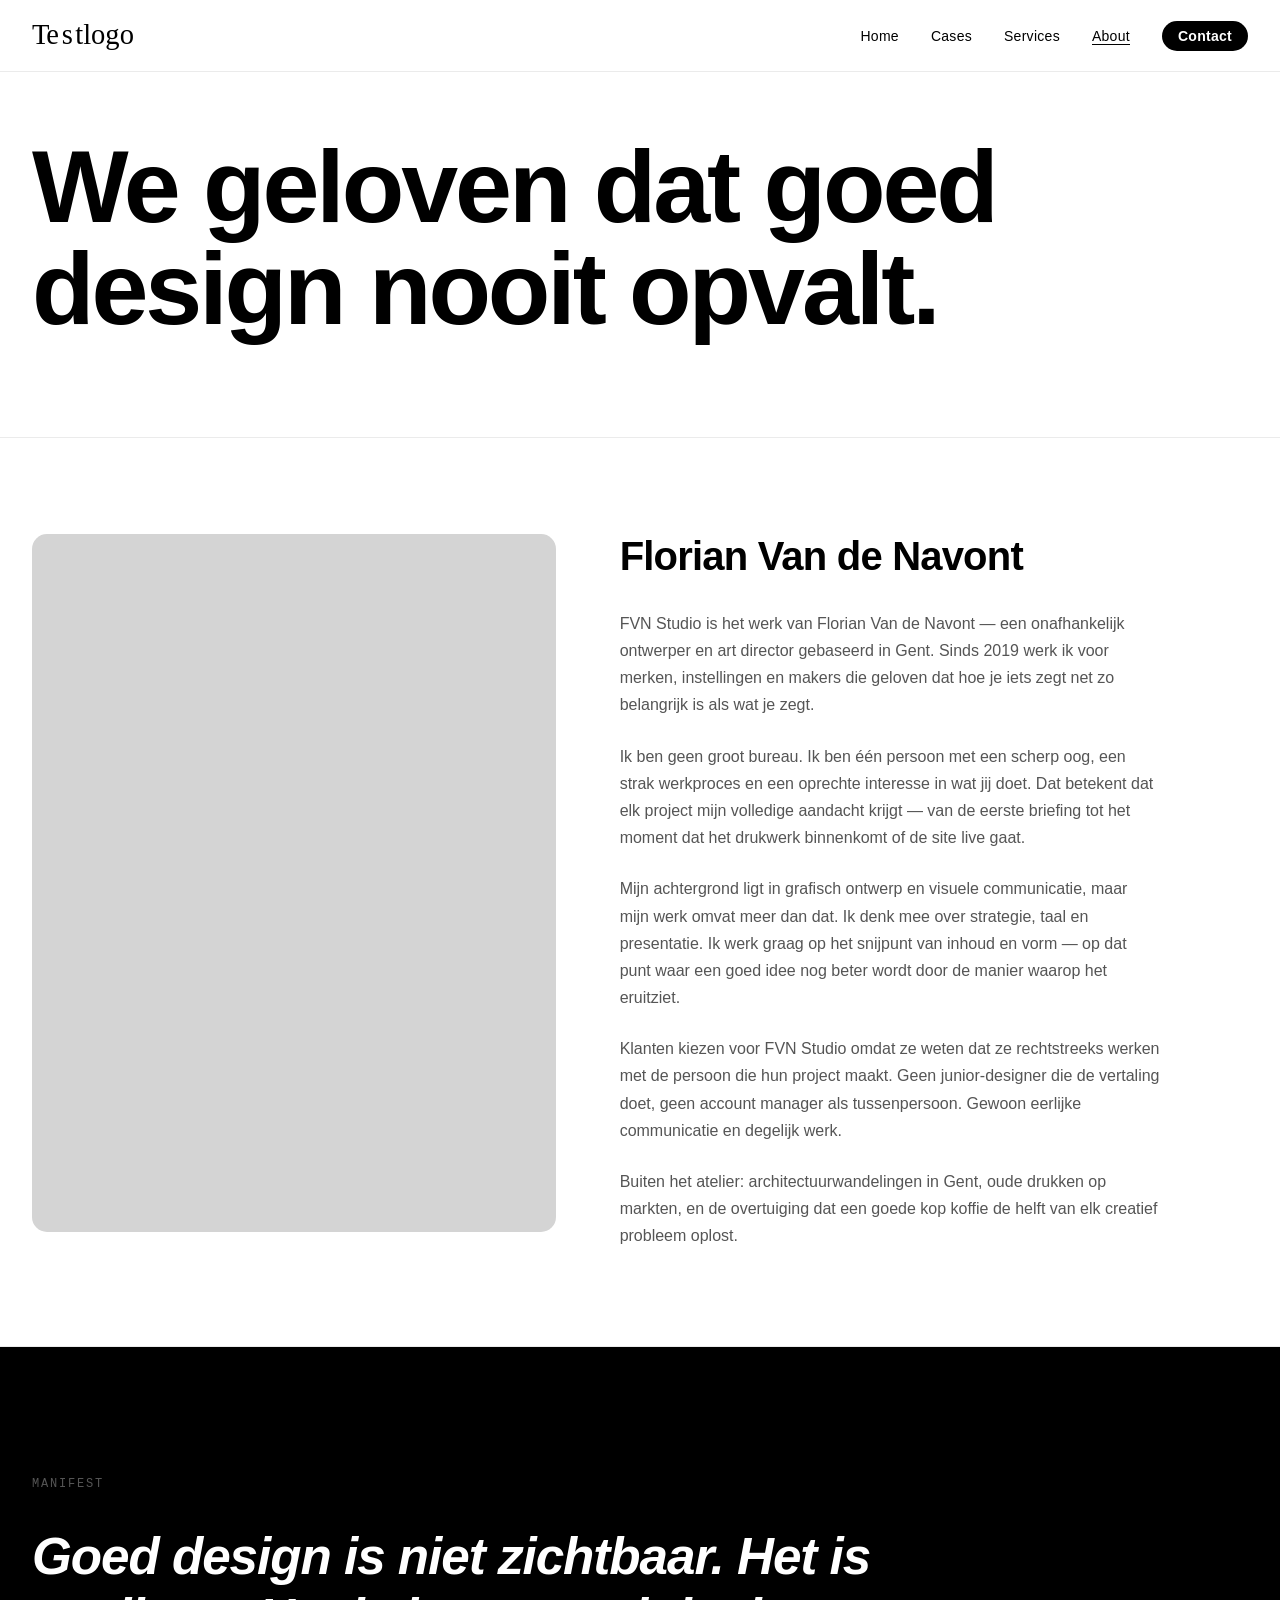
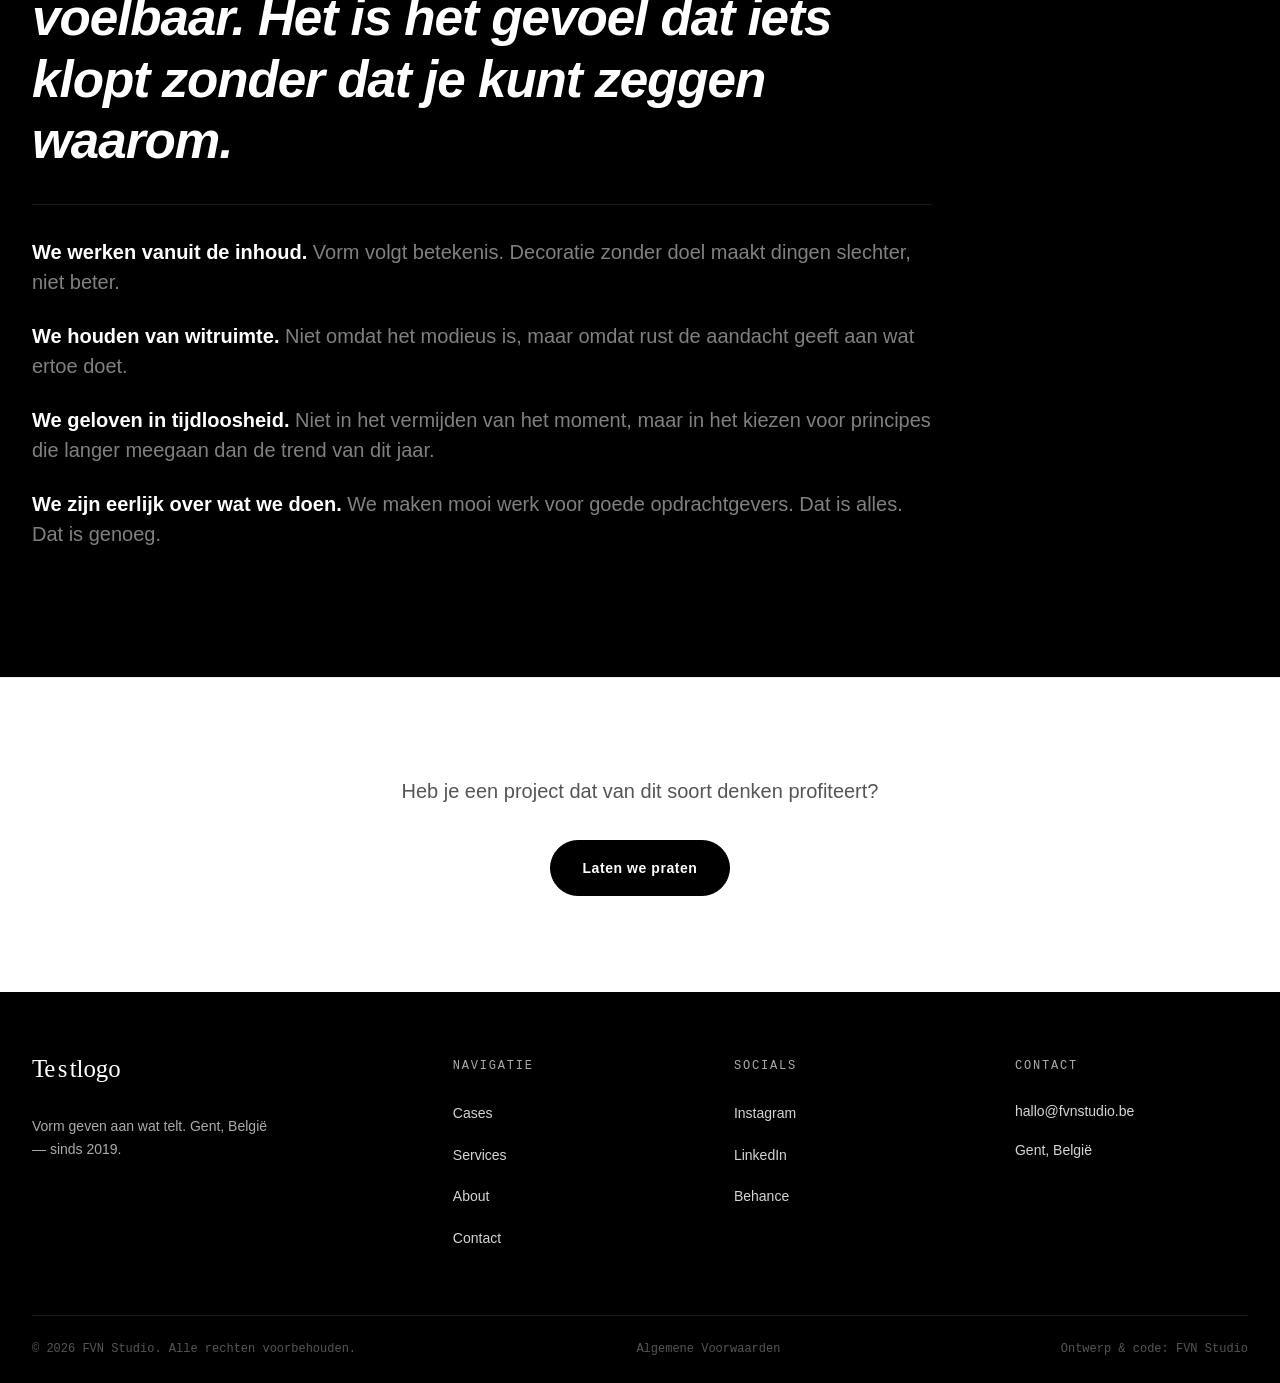
<file: about.html>
<!DOCTYPE html>
<html lang="nl">
<head>
  <meta charset="UTF-8" />
  <meta name="viewport" content="width=device-width, initial-scale=1.0" />
  <meta name="description" content="Over FVN Studio — een solo creatief bureau in Gent. Wie we zijn, waar we voor staan." />
  <title>About — FVN Studio</title>
  <link rel="stylesheet" href="style.css" />
</head>
<body class="page-about">

  <!-- Navigation -->
  <nav class="nav" id="main-nav" aria-label="Hoofdnavigatie">
    <a href="index.html" class="nav__logo" aria-label="FVN Studio — naar startpagina"><img src="" alt="FVN Studio" class="nav__logo-img nav__logo-img--wit" data-cms-media="globaal.logo_wit" /><img src="" alt="" class="nav__logo-img nav__logo-img--zwart" data-cms-media="globaal.logo_zwart" aria-hidden="true" /></a>

    <ul class="nav__links" id="nav-links" role="list">
      <li><a href="index.html">Home</a></li>
      <li><a href="cases.html">Cases</a></li>
      <li><a href="services.html">Services</a></li>
      <li><a href="about.html" class="active">About</a></li>
      <li><a href="contact.html" class="nav__cta">Contact</a></li>
    </ul>

    <button
      class="nav__toggle"
      id="nav-toggle"
      aria-label="Menu openen"
      aria-expanded="false"
      aria-controls="nav-links"
    >
      <span></span>
      <span></span>
      <span></span>
    </button>
  </nav>

  <main>

    <!-- Opener Statement -->
    <section class="about-opener" aria-labelledby="about-opener-title">
      <div class="container">
        <h1 class="about-opener__title reveal" id="about-opener-title" data-cms="about.opener">
          We geloven dat goed design nooit opvalt.
        </h1>
      </div>
    </section>

    <!-- Bio Section -->
    <section class="about-body" aria-labelledby="about-bio-title">
      <div class="container">
        <div class="about-body__grid">

          <!-- Photo -->
          <div
            class="about-body__photo reveal"
            role="img"
            aria-label="Portretfoto Florian Van de Navont"
            data-cms-media="about.portret"
          ></div>

          <!-- Bio Text -->
          <div class="about-body__text">
            <h2 class="reveal" id="about-bio-title" data-cms="about.naam">Florian Van de Navont</h2>

            <p class="reveal" style="transition-delay: 60ms;" data-cms="about.bio_1">
              FVN Studio is het werk van Florian Van de Navont — een onafhankelijk ontwerper
              en art director gebaseerd in Gent. Sinds 2019 werk ik voor merken, instellingen
              en makers die geloven dat hoe je iets zegt net zo belangrijk is als wat je zegt.
            </p>

            <p class="reveal" style="transition-delay: 100ms;" data-cms="about.bio_2">
              Ik ben geen groot bureau. Ik ben één persoon met een scherp oog, een strak
              werkproces en een oprechte interesse in wat jij doet. Dat betekent dat elk
              project mijn volledige aandacht krijgt — van de eerste briefing tot het
              moment dat het drukwerk binnenkomt of de site live gaat.
            </p>

            <p class="reveal" style="transition-delay: 140ms;" data-cms="about.bio_3">
              Mijn achtergrond ligt in grafisch ontwerp en visuele communicatie, maar
              mijn werk omvat meer dan dat. Ik denk mee over strategie, taal en
              presentatie. Ik werk graag op het snijpunt van inhoud en vorm — op dat
              punt waar een goed idee nog beter wordt door de manier waarop het eruitziet.
            </p>

            <p class="reveal" style="transition-delay: 180ms;" data-cms="about.bio_4">
              Klanten kiezen voor FVN Studio omdat ze weten dat ze rechtstreeks werken
              met de persoon die hun project maakt. Geen junior-designer die de vertaling
              doet, geen account manager als tussenpersoon. Gewoon eerlijke communicatie
              en degelijk werk.
            </p>

            <p class="reveal" style="transition-delay: 220ms;" data-cms="about.bio_5">
              Buiten het atelier: architectuurwandelingen in Gent, oude drukken op markten,
              en de overtuiging dat een goede kop koffie de helft van elk creatief probleem oplost.
            </p>
          </div>

        </div>
      </div>
    </section>

    <!-- Manifesto Section -->
    <section class="about-manifesto" aria-labelledby="manifesto-title">
      <div class="container">
        <div class="about-manifesto__inner">

          <span class="about-manifesto__label">Manifest</span>

          <p class="about-manifesto__statement reveal" id="manifesto-title" data-cms="about.manifest_quote">
            &ldquo;Goed design is niet zichtbaar.
            Het is voelbaar. Het is het gevoel
            dat iets klopt zonder dat je
            kunt zeggen waarom.&rdquo;
          </p>

          <div class="about-manifesto__lines">
            <p class="about-manifesto__line reveal" style="transition-delay: 80ms;">
              <strong>We werken vanuit de inhoud.</strong> Vorm volgt betekenis.
              Decoratie zonder doel maakt dingen slechter, niet beter.
            </p>
            <p class="about-manifesto__line reveal" style="transition-delay: 140ms;">
              <strong>We houden van witruimte.</strong> Niet omdat het modieus is,
              maar omdat rust de aandacht geeft aan wat ertoe doet.
            </p>
            <p class="about-manifesto__line reveal" style="transition-delay: 200ms;">
              <strong>We geloven in tijdloosheid.</strong> Niet in het vermijden van
              het moment, maar in het kiezen voor principes die langer meegaan
              dan de trend van dit jaar.
            </p>
            <p class="about-manifesto__line reveal" style="transition-delay: 260ms;">
              <strong>We zijn eerlijk over wat we doen.</strong> We maken mooi werk
              voor goede opdrachtgevers. Dat is alles. Dat is genoeg.
            </p>
          </div>

        </div>
      </div>
    </section>

    <!-- CTA -->
    <section style="padding-block: var(--sp-24); background: var(--white); border-top: 1px solid var(--gray-200);" aria-label="Contact aanroep">
      <div class="container" style="text-align: center;">
        <p class="reveal" style="font-size: var(--text-md); color: var(--gray-600); margin-bottom: var(--sp-8); max-width: 50ch; margin-inline: auto;">
          Heb je een project dat van dit soort denken profiteert?
        </p>
        <a href="contact.html" class="btn reveal" style="transition-delay: 80ms;" data-cms="about.cta_knop">
          Laten we praten
        </a>
      </div>
    </section>

  </main>

  <!-- Shared Footer -->
  <footer class="footer" aria-label="Sitefooter">
    <div class="container">
      <div class="footer__main">

        <div class="footer__brand">
          <a href="index.html" class="footer__logo" aria-label="FVN Studio — naar startpagina"><img src="" alt="FVN Studio" class="footer__logo-img" data-cms-media="globaal.logo_wit" /></a>
          <p class="footer__tagline" data-cms="globaal.footer_tagline">Vorm geven aan wat telt.<br />Gent, België — sinds 2019.</p>
        </div>

        <nav aria-label="Footer navigatie">
          <p class="footer__col-title">Navigatie</p>
          <ul class="footer__nav" role="list">
            <li><a href="cases.html">Cases</a></li>
            <li><a href="services.html">Services</a></li>
            <li><a href="about.html">About</a></li>
            <li><a href="contact.html">Contact</a></li>
          </ul>
        </nav>

        <div class="footer__socials">
          <p class="footer__col-title">Socials</p>
          <ul class="footer__nav" role="list">
            <li><a href="https://www.instagram.com/fvnstudio" data-cms-href="globaal.social_instagram" target="_blank" rel="noopener">Instagram</a></li>
            <li><a href="https://www.linkedin.com/company/fvnstudio" data-cms-href="globaal.social_linkedin" target="_blank" rel="noopener">LinkedIn</a></li>
            <li><a href="https://www.behance.net/fvnstudio" data-cms-href="globaal.social_behance" target="_blank" rel="noopener">Behance</a></li>
          </ul>
        </div>

        <div class="footer__contact">
          <p class="footer__col-title">Contact</p>
          <div class="footer__contact-info">
            <a href="mailto:hallo@fvnstudio.be" data-cms="globaal.footer_email">hallo@fvnstudio.be</a>
            <span data-cms="globaal.footer_locatie">Gent, België</span>
          </div>
        </div>

      </div>

      <div class="footer__bottom">
        <span class="footer__copy" data-cms="globaal.copyright">&copy; 2026 FVN Studio. Alle rechten voorbehouden.</span>
        <a href="algemene-voorwaarden.html" class="footer__copy footer__copy--link">Algemene Voorwaarden</a>
        <span class="footer__copy" data-cms="globaal.footer_credit">Ontwerp &amp; code: FVN Studio</span>
      </div>
    </div>
  </footer>

  <script src="script.js"></script>
  <script src="cms-loader.js"></script>
</body>
</html>
</file>
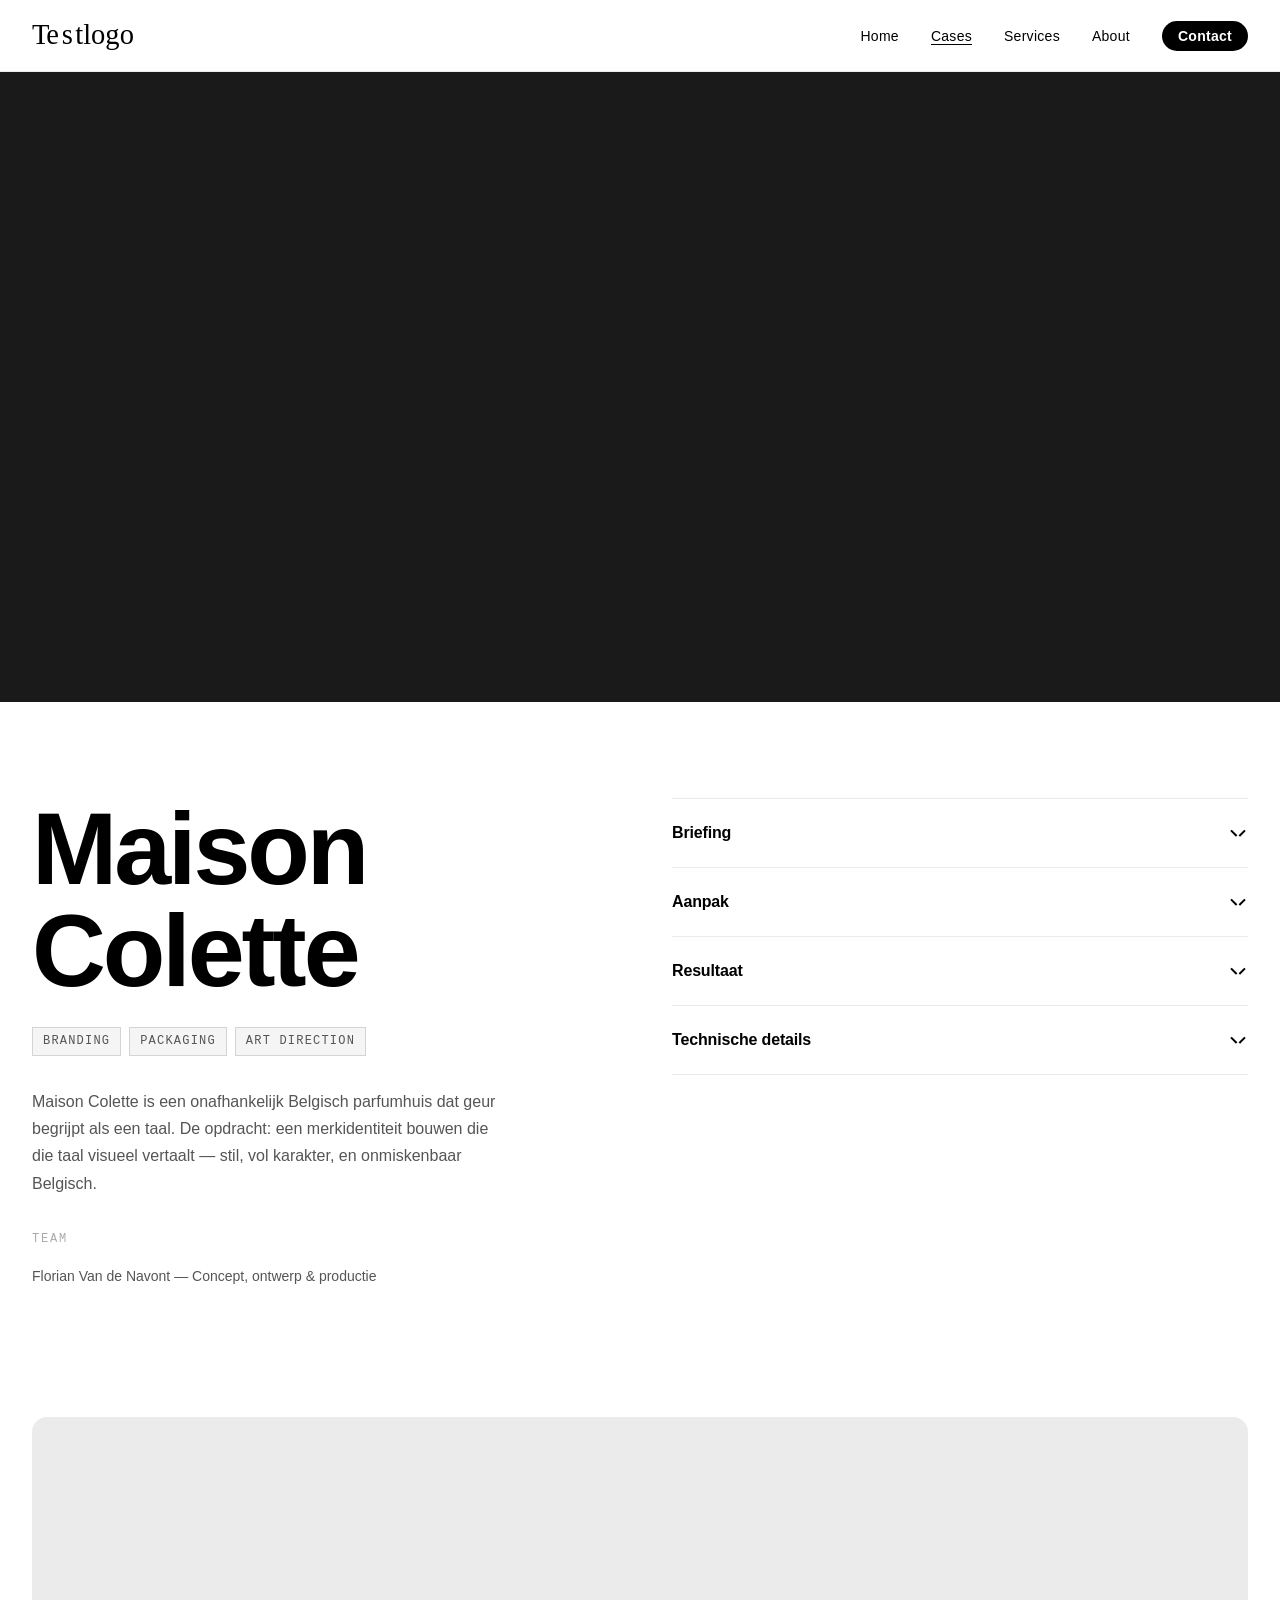
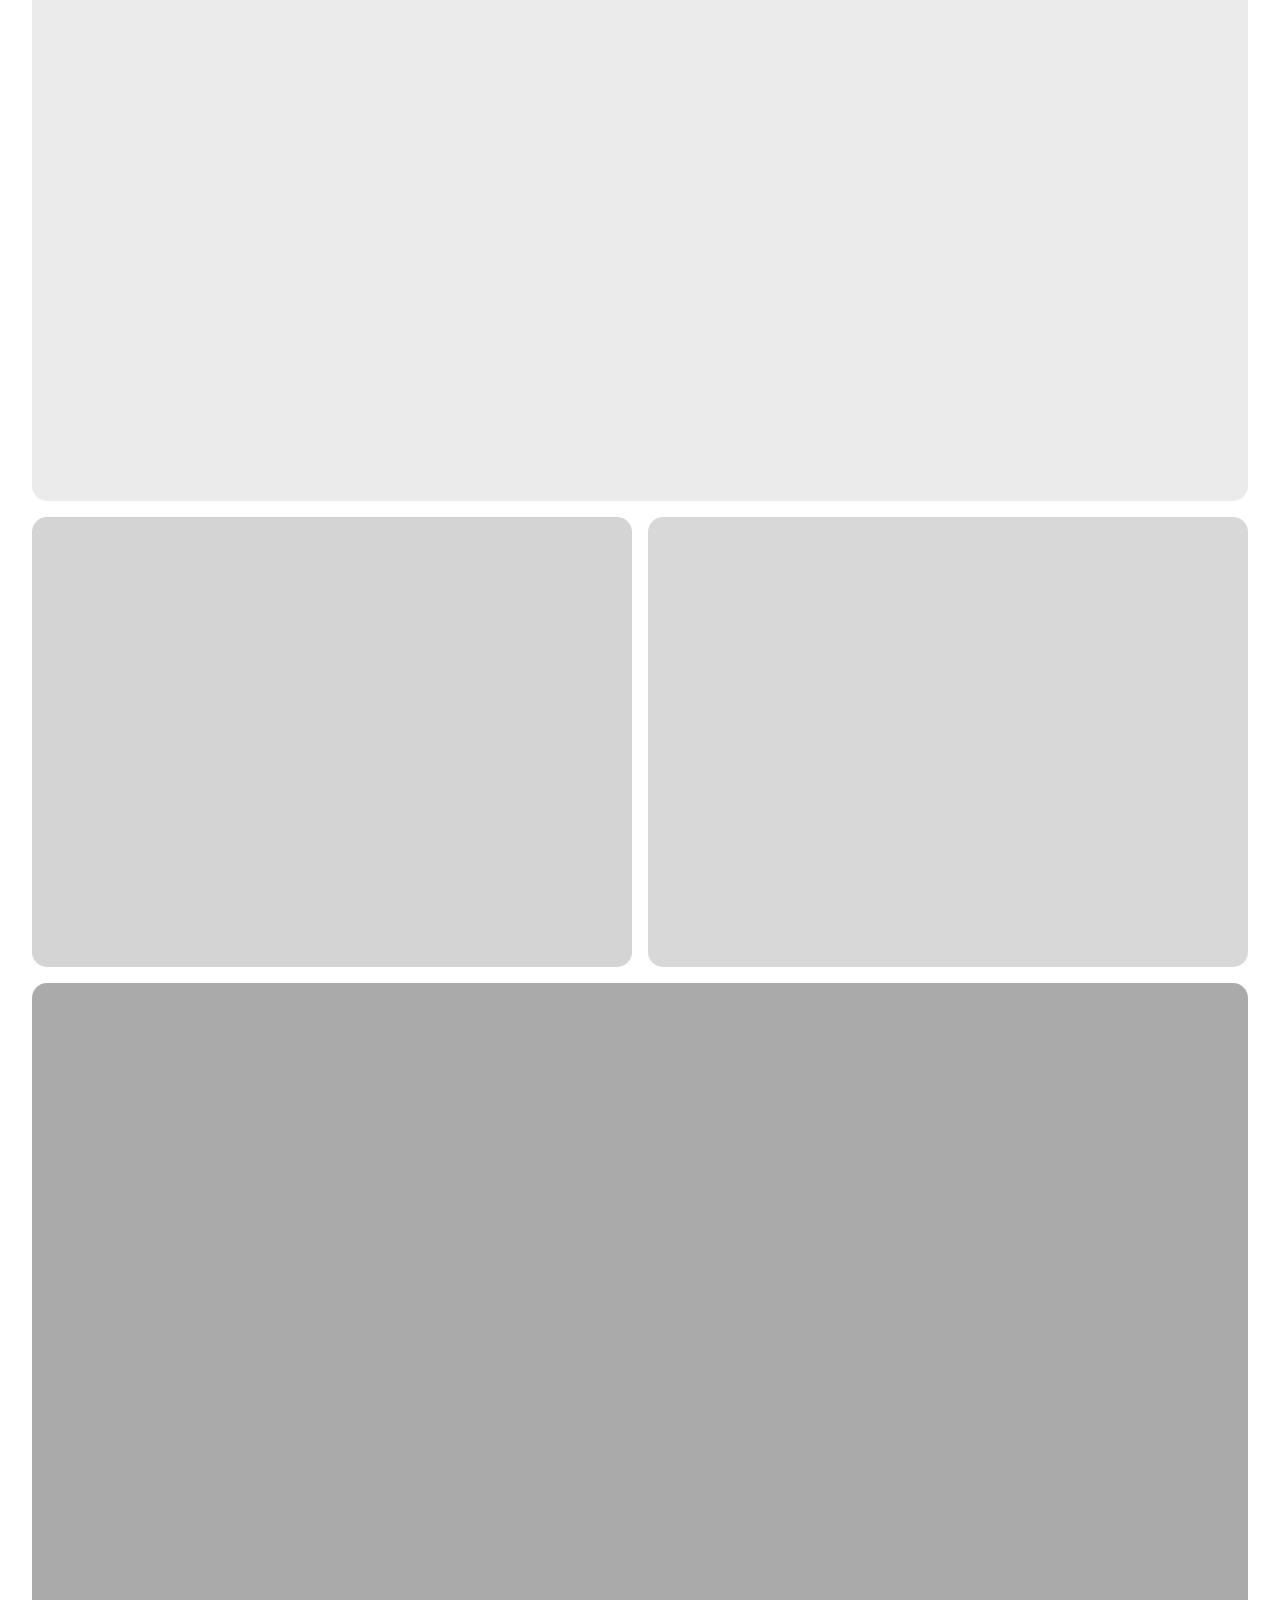
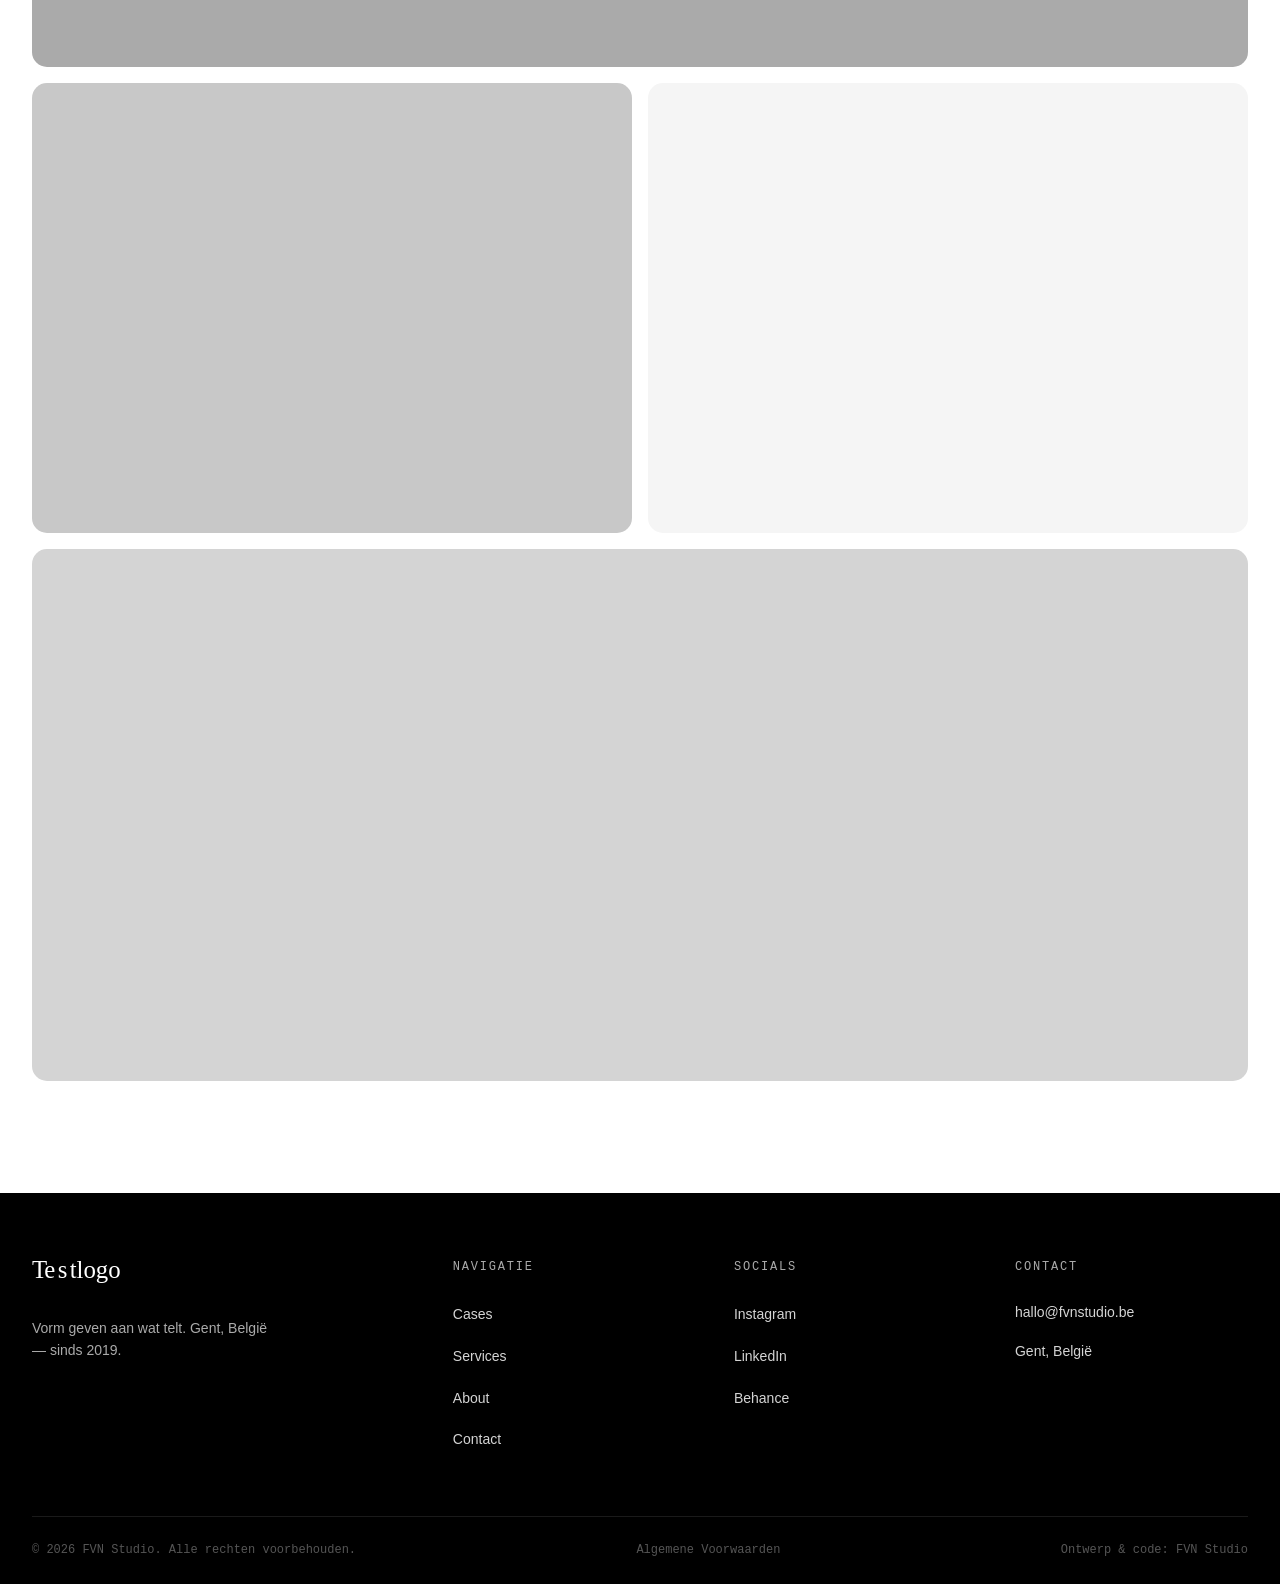
<file: case-detail.html>
<!DOCTYPE html>
<html lang="nl">
<head>
  <meta charset="UTF-8" />
  <meta name="viewport" content="width=device-width, initial-scale=1.0" />
  <meta name="description" content="Maison Colette — Branding en packaging. Een casebespreking door FVN Studio." />
  <title>Maison Colette — FVN Studio</title>
  <link rel="stylesheet" href="style.css" />
</head>
<body class="page-case-detail">

  <!-- Navigation -->
  <nav class="nav" id="main-nav" aria-label="Hoofdnavigatie">
    <a href="index.html" class="nav__logo" aria-label="FVN Studio — naar startpagina"><img src="" alt="FVN Studio" class="nav__logo-img nav__logo-img--wit" data-cms-media="globaal.logo_wit" /><img src="" alt="" class="nav__logo-img nav__logo-img--zwart" data-cms-media="globaal.logo_zwart" aria-hidden="true" /></a>

    <ul class="nav__links" id="nav-links" role="list">
      <li><a href="index.html">Home</a></li>
      <li><a href="cases.html" class="active">Cases</a></li>
      <li><a href="services.html">Services</a></li>
      <li><a href="about.html">About</a></li>
      <li><a href="contact.html" class="nav__cta">Contact</a></li>
    </ul>

    <button
      class="nav__toggle"
      id="nav-toggle"
      aria-label="Menu openen"
      aria-expanded="false"
      aria-controls="nav-links"
    >
      <span></span>
      <span></span>
      <span></span>
    </button>
  </nav>

  <main>

    <!-- Header Image — full-width, 70vh -->
    <div
      class="case-hero"
      role="img"
      aria-label="Headerafbeelding: Maison Colette, merkidentiteit"
      data-cms-media="case.hero"
    ></div>

    <!-- Project Info -->
    <section class="case-info" aria-labelledby="case-client-name">
      <div class="container">
        <div class="case-info__grid">

          <!-- Left column -->
          <div class="case-info__left">
            <h1 class="case-info__client reveal" id="case-client-name">Maison Colette</h1>

            <div class="case-info__tags reveal" style="transition-delay: 60ms;" aria-label="Projectlabels">
              <span class="tag">Branding</span>
              <span class="tag">Packaging</span>
              <span class="tag">Art Direction</span>
            </div>

            <p class="case-info__desc reveal" style="transition-delay: 120ms;">
              Maison Colette is een onafhankelijk Belgisch parfumhuis dat geur begrijpt als
              een taal. De opdracht: een merkidentiteit bouwen die die taal visueel vertaalt —
              stil, vol karakter, en onmiskenbaar Belgisch.
            </p>

            <div class="reveal" id="case-team" style="transition-delay: 180ms;">
              <p class="case-info__team-title">Team</p>
              <p class="case-info__team-list">
                Florian Van de Navont — Concept, ontwerp &amp; productie
              </p>
            </div>
          </div>

          <!-- Right column: Accordion -->
          <div class="case-info__right reveal" style="transition-delay: 100ms;">
            <nav class="accordion" id="case-accordion" aria-label="Projectdetails">

              <div class="accordion__item">
                <button
                  class="accordion__trigger"
                  aria-expanded="false"
                  aria-controls="acc-briefing"
                  id="acc-btn-briefing"
                >
                  Briefing
                  <span class="accordion__chevron" aria-hidden="true"></span>
                </button>
                <div
                  class="accordion__body"
                  id="acc-briefing"
                  role="region"
                  aria-labelledby="acc-btn-briefing"
                >
                  <div class="accordion__content">
                    <p>
                      Maison Colette had een visuele taal nodig die aansloot bij hun filosofie:
                      geur als geheugen, als intimiteit, als stilte. Het merk bestond enkel
                      digitaal en wilde uitbreiden naar fysieke retail. We kregen volledige
                      creatieve vrijheid, op voorwaarde dat het resultaat tijdloos bleef.
                    </p>
                  </div>
                </div>
              </div>

              <div class="accordion__item">
                <button
                  class="accordion__trigger"
                  aria-expanded="false"
                  aria-controls="acc-aanpak"
                  id="acc-btn-aanpak"
                >
                  Aanpak
                  <span class="accordion__chevron" aria-hidden="true"></span>
                </button>
                <div
                  class="accordion__body"
                  id="acc-aanpak"
                  role="region"
                  aria-labelledby="acc-btn-aanpak"
                >
                  <div class="accordion__content">
                    <p>
                      We startten met een uitgebreid onderzoek naar de parfumwereld: van
                      klassieke Parijse maisons tot hedendaagse niche labels. Uit die research
                      destilleerden we drie kernwoorden: precisie, stilte, herinnering.
                    </p>
                    <p style="margin-top: 1rem;">
                      Het ontwerp groeide vanuit typografie. Een aangepast lettertype als
                      ankerpunt, aangevuld met een systeem van lijnen en witruimte dat op
                      elke drager herkenbaar bleef — van flesje tot factuur.
                    </p>
                  </div>
                </div>
              </div>

              <div class="accordion__item">
                <button
                  class="accordion__trigger"
                  aria-expanded="false"
                  aria-controls="acc-resultaat"
                  id="acc-btn-resultaat"
                >
                  Resultaat
                  <span class="accordion__chevron" aria-hidden="true"></span>
                </button>
                <div
                  class="accordion__body"
                  id="acc-resultaat"
                  role="region"
                  aria-labelledby="acc-btn-resultaat"
                >
                  <div class="accordion__content">
                    <p>
                      Een complete merkidentiteit: logo, typografisch systeem, kleurpalet
                      (zwart-wit-creme), twaalf verpakkingsontwerpen en een stijlgids van
                      48 pagina's. Het merk debuteerde op Esxence Milaan 2025 en werd
                      opgenomen in drie curated retailers in België en Nederland.
                    </p>
                  </div>
                </div>
              </div>

              <div class="accordion__item">
                <button
                  class="accordion__trigger"
                  aria-expanded="false"
                  aria-controls="acc-tech"
                  id="acc-btn-tech"
                >
                  Technische details
                  <span class="accordion__chevron" aria-hidden="true"></span>
                </button>
                <div
                  class="accordion__body"
                  id="acc-tech"
                  role="region"
                  aria-labelledby="acc-btn-tech"
                >
                  <div class="accordion__content">
                    <p>
                      Alle ontwerpen werden uitgewerkt in Adobe Illustrator en Photoshop.
                      Verpakkingen werden geproduceerd via diepdruk op Favini Alga Carta
                      (100% hernieuwbaar). Drukwerk via Drukkerij Poot, Brussel.
                      Stijlgids geleverd als interactieve PDF en Figma-bibliotheek.
                    </p>
                  </div>
                </div>
              </div>

            </nav>
          </div>

        </div>
      </div>
    </section>

    <!-- Photo Grid -->
    <section class="case-gallery" aria-label="Projectfoto's">
      <div class="container" id="case-gallery">

        <!-- Full-width image -->
        <div class="case-gallery__item" data-layout="full">
          <div
            class="case-gallery__img case-gallery__img--a reveal"
            role="img"
            aria-label="Maison Colette — merkidentiteit overzicht"
            data-cms-media="case.galerie_1"
            data-galerie-index="1"
          ></div>
        </div>

        <!-- 2-column pair -->
        <div class="case-gallery__pair reveal" style="transition-delay: 60ms;">
          <div
            class="case-gallery__img case-gallery__img--b"
            role="img"
            aria-label="Maison Colette — verpakkingsdetail"
            data-cms-media="case.galerie_2"
            data-galerie-index="2"
          ></div>
          <div
            class="case-gallery__img case-gallery__img--c"
            role="img"
            aria-label="Maison Colette — flesontwerp"
            data-cms-media="case.galerie_3"
            data-galerie-index="3"
          ></div>
        </div>

        <!-- Full-width image -->
        <div class="case-gallery__item" data-layout="full">
          <div
            class="case-gallery__img case-gallery__img--d reveal"
            role="img"
            aria-label="Maison Colette — typografisch systeem"
            data-cms-media="case.galerie_4"
            data-galerie-index="4"
          ></div>
        </div>

        <!-- 2-column pair -->
        <div class="case-gallery__pair reveal" style="transition-delay: 60ms;">
          <div
            class="case-gallery__img case-gallery__img--e"
            role="img"
            aria-label="Maison Colette — stijlgids pagina"
            data-cms-media="case.galerie_5"
            data-galerie-index="5"
          ></div>
          <div
            class="case-gallery__img case-gallery__img--f"
            role="img"
            aria-label="Maison Colette — retailpresentatie"
            data-cms-media="case.galerie_6"
            data-galerie-index="6"
          ></div>
        </div>

        <!-- Full-width image -->
        <div class="case-gallery__item" data-layout="full">
          <div
            class="case-gallery__img case-gallery__img--b reveal"
            style="aspect-ratio: 16/7;"
            role="img"
            aria-label="Maison Colette — campagneoverzicht"
          ></div>
        </div>

      </div>
    </section>

  </main>

  <!-- Shared Footer -->
  <footer class="footer" aria-label="Sitefooter">
    <div class="container">
      <div class="footer__main">

        <div class="footer__brand">
          <a href="index.html" class="footer__logo" aria-label="FVN Studio — naar startpagina"><img src="" alt="FVN Studio" class="footer__logo-img" data-cms-media="globaal.logo_wit" /></a>
          <p class="footer__tagline" data-cms="globaal.footer_tagline">Vorm geven aan wat telt.<br />Gent, België — sinds 2019.</p>
        </div>

        <nav aria-label="Footer navigatie">
          <p class="footer__col-title">Navigatie</p>
          <ul class="footer__nav" role="list">
            <li><a href="cases.html">Cases</a></li>
            <li><a href="services.html">Services</a></li>
            <li><a href="about.html">About</a></li>
            <li><a href="contact.html">Contact</a></li>
          </ul>
        </nav>

        <div class="footer__socials">
          <p class="footer__col-title">Socials</p>
          <ul class="footer__nav" role="list">
            <li><a href="https://www.instagram.com/fvnstudio" data-cms-href="globaal.social_instagram" target="_blank" rel="noopener">Instagram</a></li>
            <li><a href="https://www.linkedin.com/company/fvnstudio" data-cms-href="globaal.social_linkedin" target="_blank" rel="noopener">LinkedIn</a></li>
            <li><a href="https://www.behance.net/fvnstudio" data-cms-href="globaal.social_behance" target="_blank" rel="noopener">Behance</a></li>
          </ul>
        </div>

        <div class="footer__contact">
          <p class="footer__col-title">Contact</p>
          <div class="footer__contact-info">
            <a href="mailto:hallo@fvnstudio.be" data-cms="globaal.footer_email">hallo@fvnstudio.be</a>
            <span data-cms="globaal.footer_locatie">Gent, België</span>
          </div>
        </div>

      </div>

      <div class="footer__bottom">
        <span class="footer__copy" data-cms="globaal.copyright">&copy; 2026 FVN Studio. Alle rechten voorbehouden.</span>
        <a href="algemene-voorwaarden.html" class="footer__copy footer__copy--link">Algemene Voorwaarden</a>
        <span class="footer__copy" data-cms="globaal.footer_credit">Ontwerp &amp; code: FVN Studio</span>
      </div>
    </div>
  </footer>

  <script src="script.js"></script>
  <script src="cms-loader.js"></script>
</body>
</html>
</file>
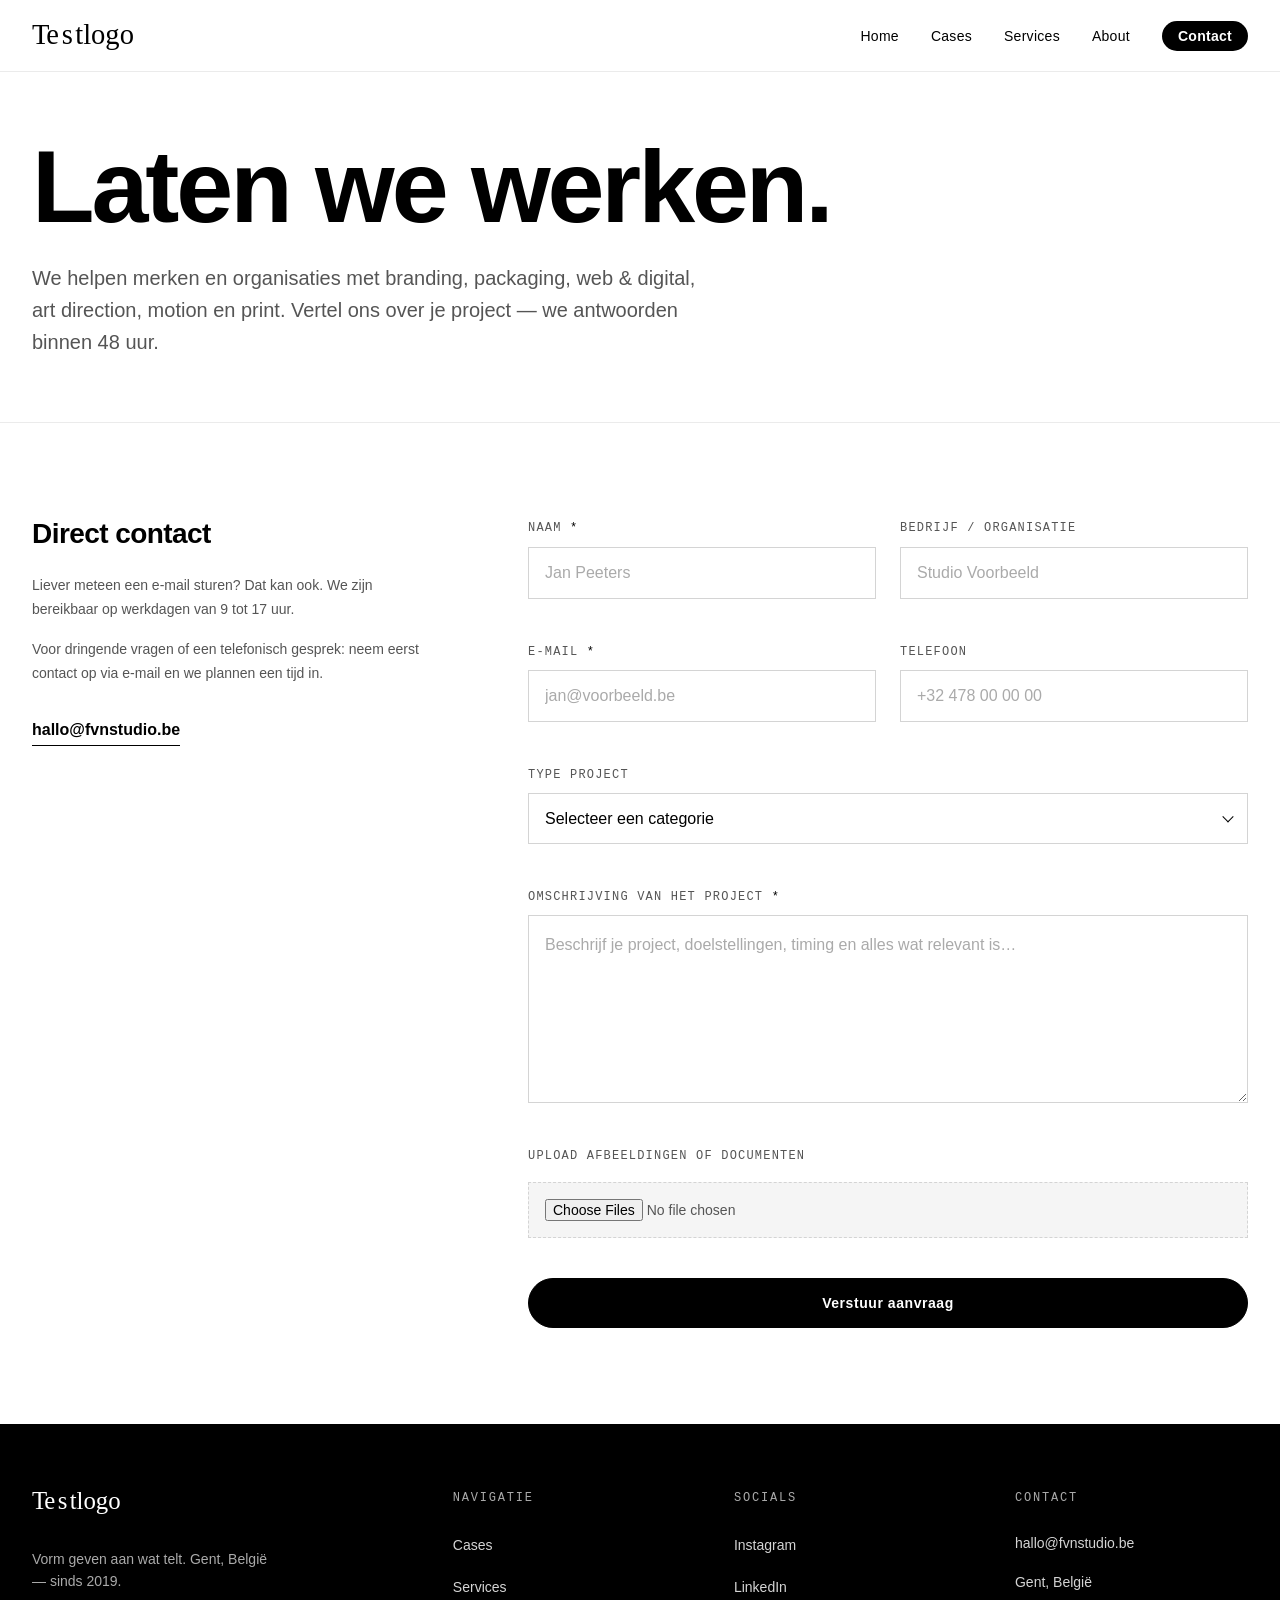
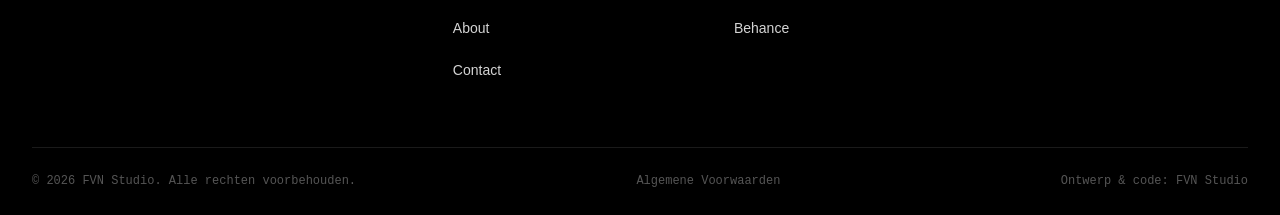
<file: contact.html>
<!DOCTYPE html>
<html lang="nl">
<head>
  <meta charset="UTF-8" />
  <meta name="viewport" content="width=device-width, initial-scale=1.0" />
  <meta name="description" content="FVN Studio — Neem contact op. Vertel ons over je project voor branding, packaging, web of art direction." />
  <title>Contact — FVN Studio</title>
  <link rel="stylesheet" href="style.css" />
</head>
<body class="page-contact">

  <!-- Navigation -->
  <nav class="nav" id="main-nav" aria-label="Hoofdnavigatie">
    <a href="index.html" class="nav__logo" aria-label="FVN Studio — naar startpagina"><img src="" alt="FVN Studio" class="nav__logo-img nav__logo-img--wit" data-cms-media="globaal.logo_wit" /><img src="" alt="" class="nav__logo-img nav__logo-img--zwart" data-cms-media="globaal.logo_zwart" aria-hidden="true" /></a>

    <ul class="nav__links" id="nav-links" role="list">
      <li><a href="index.html">Home</a></li>
      <li><a href="cases.html">Cases</a></li>
      <li><a href="services.html">Services</a></li>
      <li><a href="about.html">About</a></li>
      <li><a href="contact.html" class="active nav__cta">Contact</a></li>
    </ul>

    <button
      class="nav__toggle"
      id="nav-toggle"
      aria-label="Menu openen"
      aria-expanded="false"
      aria-controls="nav-links"
    >
      <span></span>
      <span></span>
      <span></span>
    </button>
  </nav>

  <main>

    <!-- Contact Header -->
    <header class="contact-header" aria-labelledby="contact-page-title">
      <div class="container">
        <h1 class="contact-header__title reveal" id="contact-page-title" data-cms="contact.titel">Laten we werken.</h1>
        <p class="contact-header__sub reveal" style="transition-delay: 60ms;" data-cms="contact.subtekst">
          We helpen merken en organisaties met branding, packaging, web &amp; digital,
          art direction, motion en print. Vertel ons over je project — we antwoorden
          binnen 48 uur.
        </p>
      </div>
    </header>

    <!-- Contact Form Section -->
    <section class="contact-form-section" aria-labelledby="contact-form-title">
      <div class="container">
        <div class="contact-form-section__grid">

          <!-- Aside -->
          <aside class="contact-form-section__aside reveal">
            <h2 class="contact-form-section__aside-title" data-cms="contact.direct_titel">Direct contact</h2>
            <p data-cms="contact.direct_tekst">
              Liever meteen een e-mail sturen? Dat kan ook.
              We zijn bereikbaar op werkdagen van 9 tot 17 uur.
            </p>
            <p>
              Voor dringende vragen of een telefonisch gesprek:
              neem eerst contact op via e-mail en we plannen een tijd in.
            </p>
            <a href="mailto:hallo@fvnstudio.be" class="contact-form-section__aside-email" data-cms="contact.email">
              hallo@fvnstudio.be
            </a>
          </aside>

          <!-- Form -->
          <div class="contact-form-section__form reveal" style="transition-delay: 80ms;">
            <h2 class="sr-only" id="contact-form-title">Contactformulier</h2>

            <!--
              FORMSPREE: Vervang "JOUW_FORM_ID" door je eigen Formspree form-ID.
              Maak een gratis account aan op https://formspree.io en kopieer je form-ID.
              Voorbeeld: action="https://formspree.io/f/xrgjaepq"
            -->
            <form
              class="contact-form"
              id="contact-form"
              action="https://formspree.io/f/JOUW_FORM_ID"
              method="POST"
              enctype="multipart/form-data"
              novalidate
              aria-label="Aanvraagformulier"
            >

              <!-- Row 1: Naam + Bedrijf -->
              <div class="contact-form__row">
                <div class="form-group">
                  <label class="form-label" for="f-naam">
                    Naam <span class="required-mark" aria-hidden="true">*</span>
                  </label>
                  <input
                    class="form-input"
                    type="text"
                    id="f-naam"
                    name="naam"
                    autocomplete="name"
                    placeholder="Jan Peeters"
                    required
                    aria-required="true"
                    aria-describedby="err-naam"
                  />
                  <span class="form-error" id="err-naam" role="alert" aria-live="polite"></span>
                </div>

                <div class="form-group">
                  <label class="form-label" for="f-bedrijf">
                    Bedrijf / Organisatie
                  </label>
                  <input
                    class="form-input"
                    type="text"
                    id="f-bedrijf"
                    name="bedrijf"
                    autocomplete="organization"
                    placeholder="Studio Voorbeeld"
                  />
                </div>
              </div>

              <!-- Row 2: E-mail + Telefoon -->
              <div class="contact-form__row">
                <div class="form-group">
                  <label class="form-label" for="f-email">
                    E-mail <span class="required-mark" aria-hidden="true">*</span>
                  </label>
                  <input
                    class="form-input"
                    type="email"
                    id="f-email"
                    name="email"
                    autocomplete="email"
                    placeholder="jan@voorbeeld.be"
                    required
                    aria-required="true"
                    aria-describedby="err-email"
                  />
                  <span class="form-error" id="err-email" role="alert" aria-live="polite"></span>
                </div>

                <div class="form-group">
                  <label class="form-label" for="f-telefoon">
                    Telefoon
                  </label>
                  <input
                    class="form-input"
                    type="tel"
                    id="f-telefoon"
                    name="telefoon"
                    autocomplete="tel"
                    placeholder="+32 478 00 00 00"
                  />
                </div>
              </div>

              <!-- Type project -->
              <div class="form-group">
                <label class="form-label" for="f-type">
                  Type project
                </label>
                <div class="form-select-wrap">
                  <select
                    class="form-select form-input"
                    id="f-type"
                    name="type_project"
                    aria-describedby="err-type"
                  >
                    <option value="" disabled selected>Selecteer een categorie</option>
                    <option value="Branding">Branding &amp; Identiteit</option>
                    <option value="Packaging">Packaging Design</option>
                    <option value="Web &amp; Digital">Web &amp; Digital</option>
                    <option value="Art Direction">Art Direction</option>
                    <option value="Motion">Motion &amp; Video</option>
                    <option value="Print">Print &amp; Redactioneel</option>
                    <option value="Andere">Andere</option>
                  </select>
                </div>
                <span class="form-error" id="err-type" role="alert" aria-live="polite"></span>
              </div>

              <!-- Omschrijving -->
              <div class="form-group">
                <label class="form-label" for="f-omschrijving">
                  Omschrijving van het project <span class="required-mark" aria-hidden="true">*</span>
                </label>
                <textarea
                  class="form-textarea"
                  id="f-omschrijving"
                  name="omschrijving"
                  placeholder="Beschrijf je project, doelstellingen, timing en alles wat relevant is…"
                  rows="6"
                  required
                  aria-required="true"
                  aria-describedby="err-omschrijving"
                ></textarea>
                <span class="form-error" id="err-omschrijving" role="alert" aria-live="polite"></span>
              </div>

              <!-- Bijlagen -->
              <div class="form-group">
                <label class="form-file-label" for="f-bijlagen">
                  Upload afbeeldingen of documenten
                </label>
                <input
                  class="form-file-input"
                  type="file"
                  id="f-bijlagen"
                  name="bijlagen"
                  accept="image/*,.pdf,.doc,.docx,.ppt,.pptx"
                  multiple
                  aria-label="Upload bestanden (afbeeldingen, PDF, Word of PowerPoint)"
                />
              </div>

              <!-- Submit -->
              <div class="form-submit">
                <button type="submit" class="btn btn--full" data-cms="contact.submit_tekst">
                  Verstuur aanvraag
                </button>
              </div>

              <!-- Success message -->
              <div
                class="form-success"
                id="form-success"
                role="status"
                aria-live="polite"
              ></div>

            </form>
          </div>

        </div>
      </div>
    </section>

  </main>

  <!-- Shared Footer -->
  <footer class="footer" aria-label="Sitefooter">
    <div class="container">
      <div class="footer__main">

        <div class="footer__brand">
          <a href="index.html" class="footer__logo" aria-label="FVN Studio — naar startpagina"><img src="" alt="FVN Studio" class="footer__logo-img" data-cms-media="globaal.logo_wit" /></a>
          <p class="footer__tagline" data-cms="globaal.footer_tagline">Vorm geven aan wat telt.<br />Gent, België — sinds 2019.</p>
        </div>

        <nav aria-label="Footer navigatie">
          <p class="footer__col-title">Navigatie</p>
          <ul class="footer__nav" role="list">
            <li><a href="cases.html">Cases</a></li>
            <li><a href="services.html">Services</a></li>
            <li><a href="about.html">About</a></li>
            <li><a href="contact.html">Contact</a></li>
          </ul>
        </nav>

        <div class="footer__socials">
          <p class="footer__col-title">Socials</p>
          <ul class="footer__nav" role="list">
            <li><a href="https://www.instagram.com/fvnstudio" data-cms-href="globaal.social_instagram" target="_blank" rel="noopener">Instagram</a></li>
            <li><a href="https://www.linkedin.com/company/fvnstudio" data-cms-href="globaal.social_linkedin" target="_blank" rel="noopener">LinkedIn</a></li>
            <li><a href="https://www.behance.net/fvnstudio" data-cms-href="globaal.social_behance" target="_blank" rel="noopener">Behance</a></li>
          </ul>
        </div>

        <div class="footer__contact">
          <p class="footer__col-title">Contact</p>
          <div class="footer__contact-info">
            <a href="mailto:hallo@fvnstudio.be" data-cms="globaal.footer_email">hallo@fvnstudio.be</a>
            <span data-cms="globaal.footer_locatie">Gent, België</span>
          </div>
        </div>

      </div>

      <div class="footer__bottom">
        <span class="footer__copy" data-cms="globaal.copyright">&copy; 2026 FVN Studio. Alle rechten voorbehouden.</span>
        <a href="algemene-voorwaarden.html" class="footer__copy footer__copy--link">Algemene Voorwaarden</a>
        <span class="footer__copy" data-cms="globaal.footer_credit">Ontwerp &amp; code: FVN Studio</span>
      </div>
    </div>
  </footer>

  <script src="script.js"></script>
  <script src="cms-loader.js"></script>
</body>
</html>
</file>
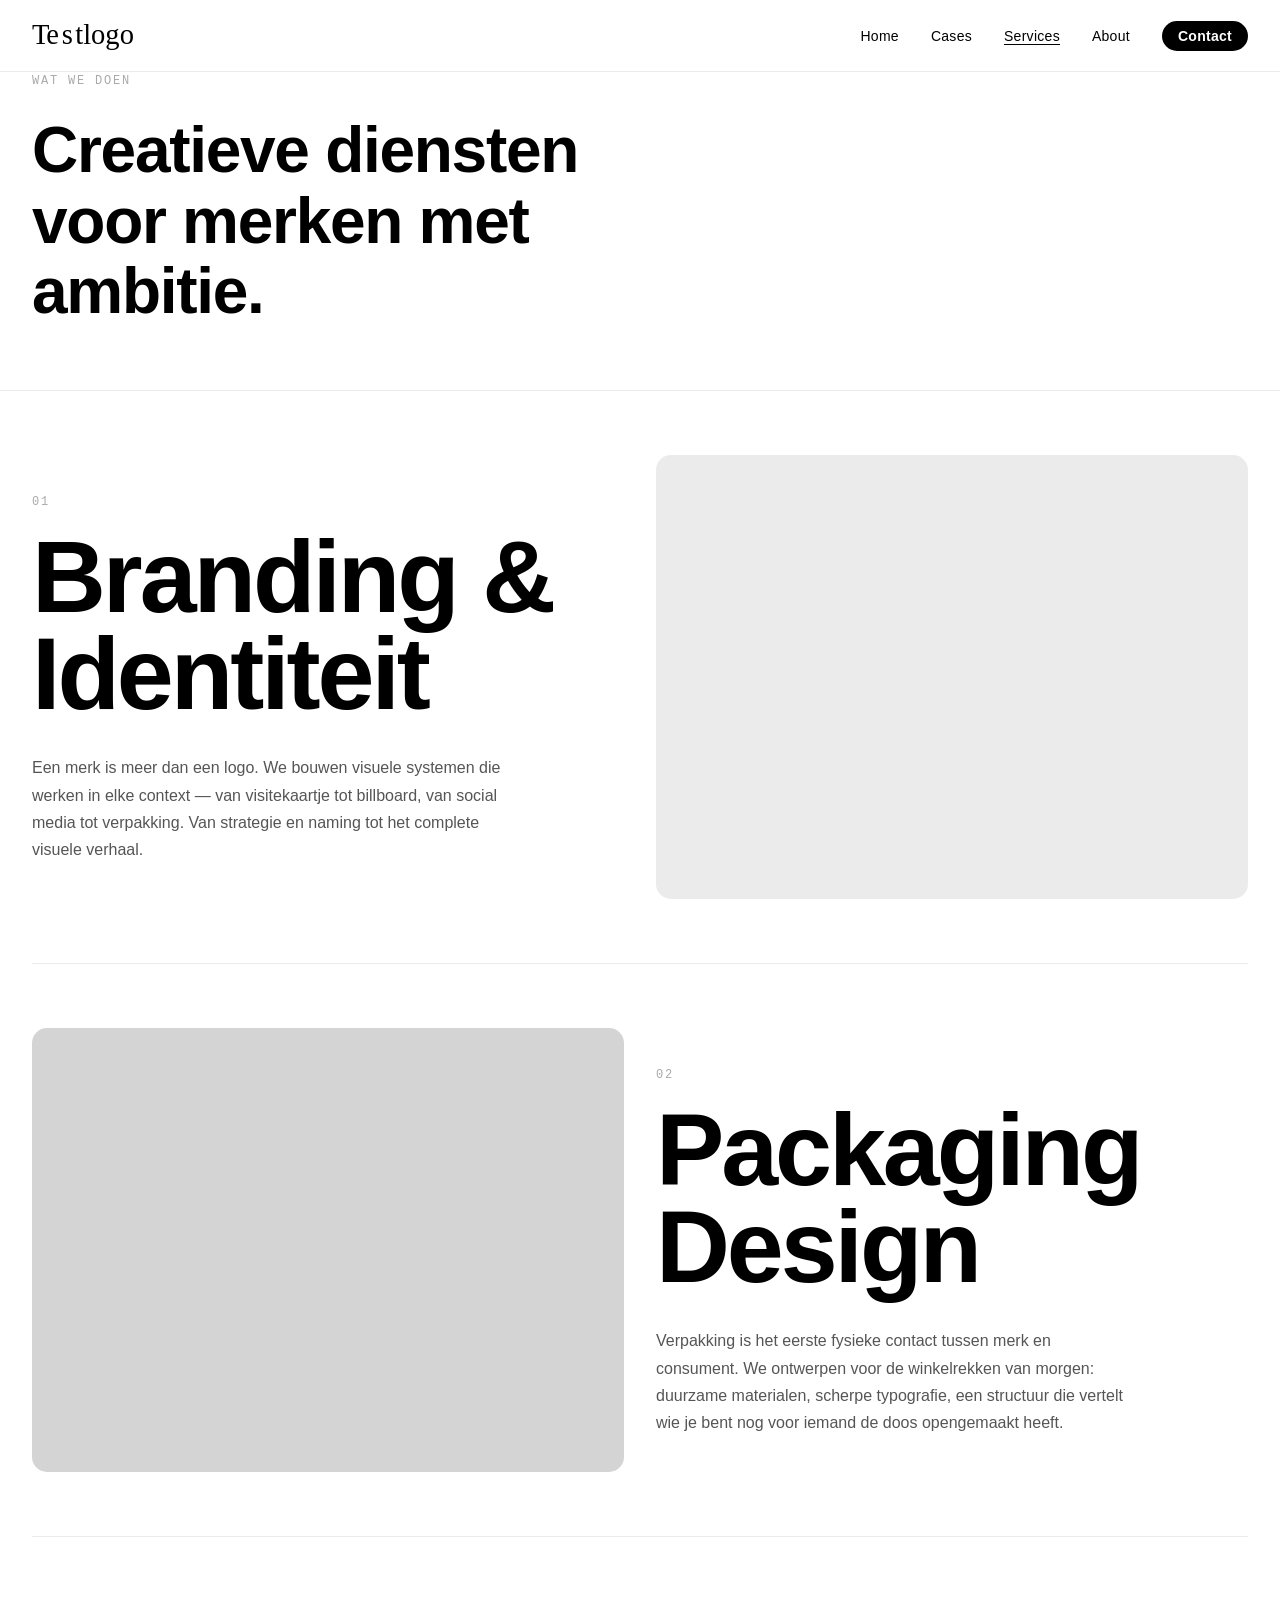
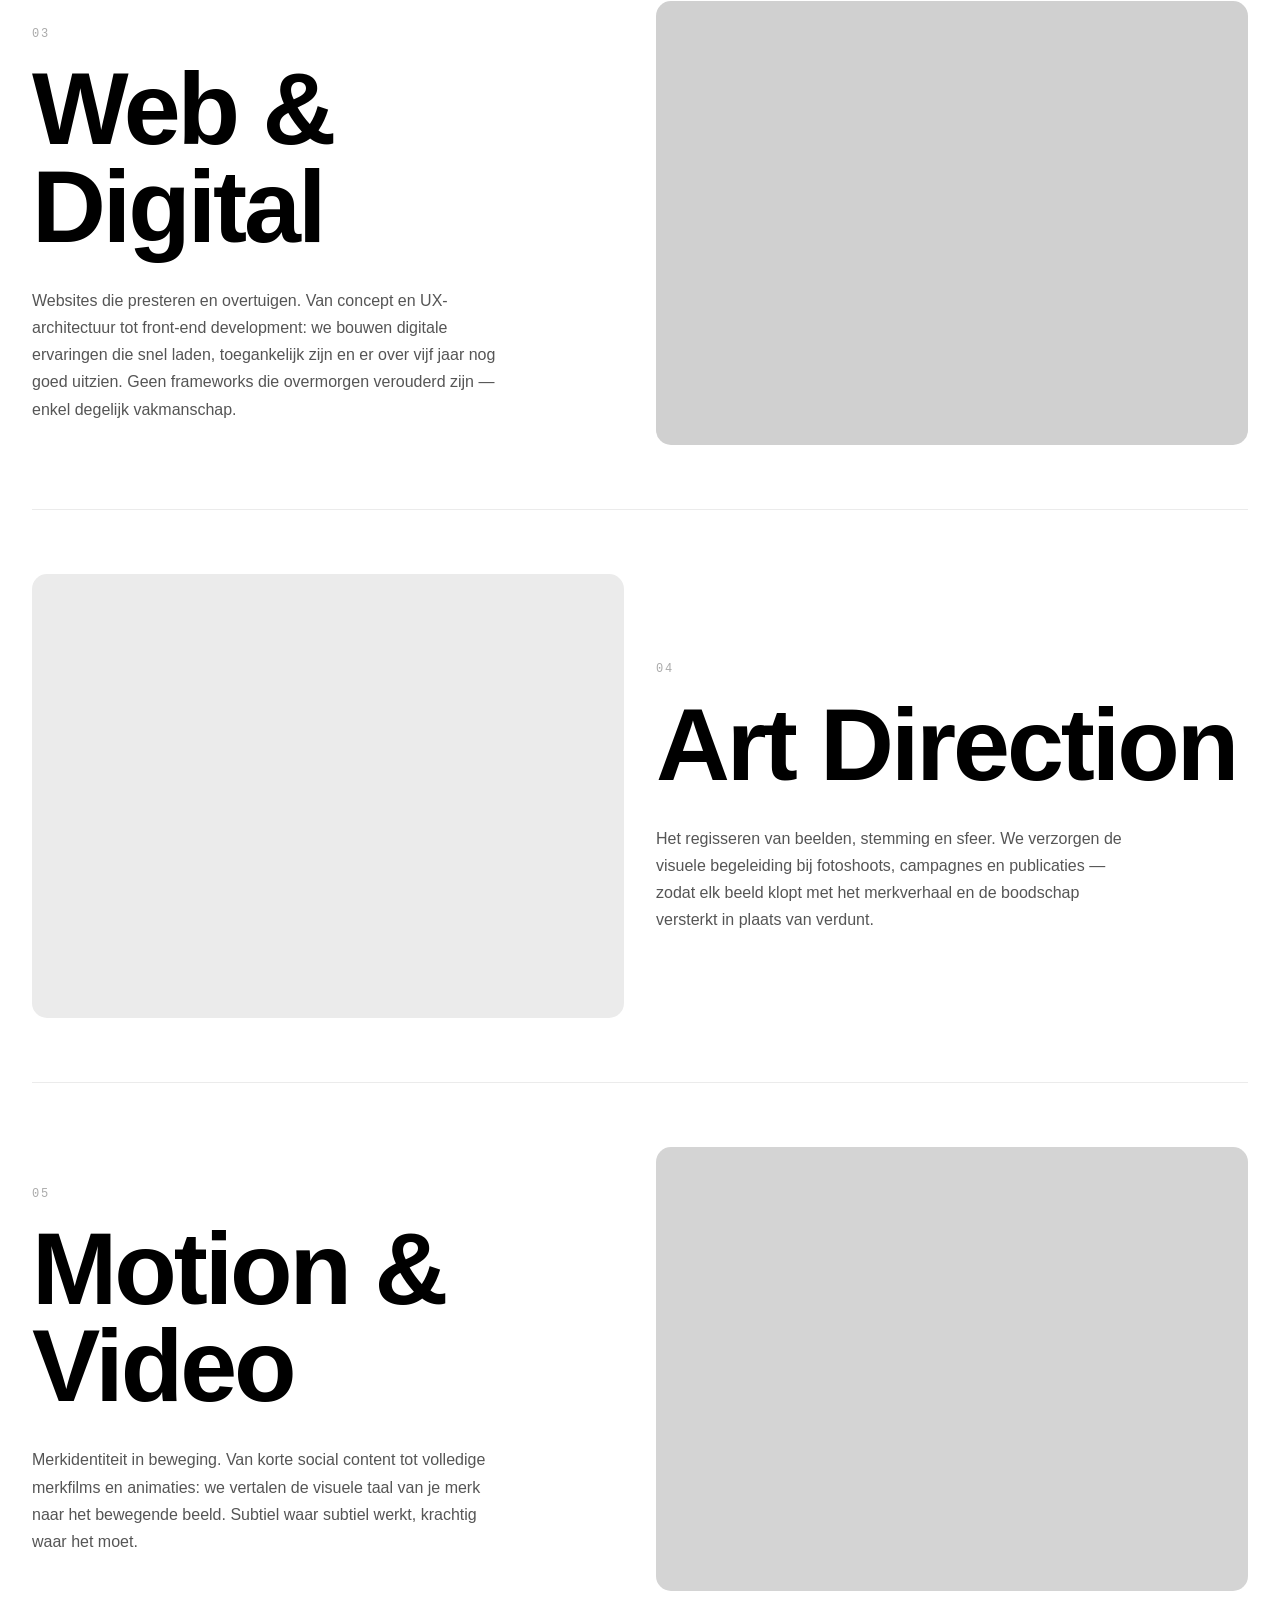
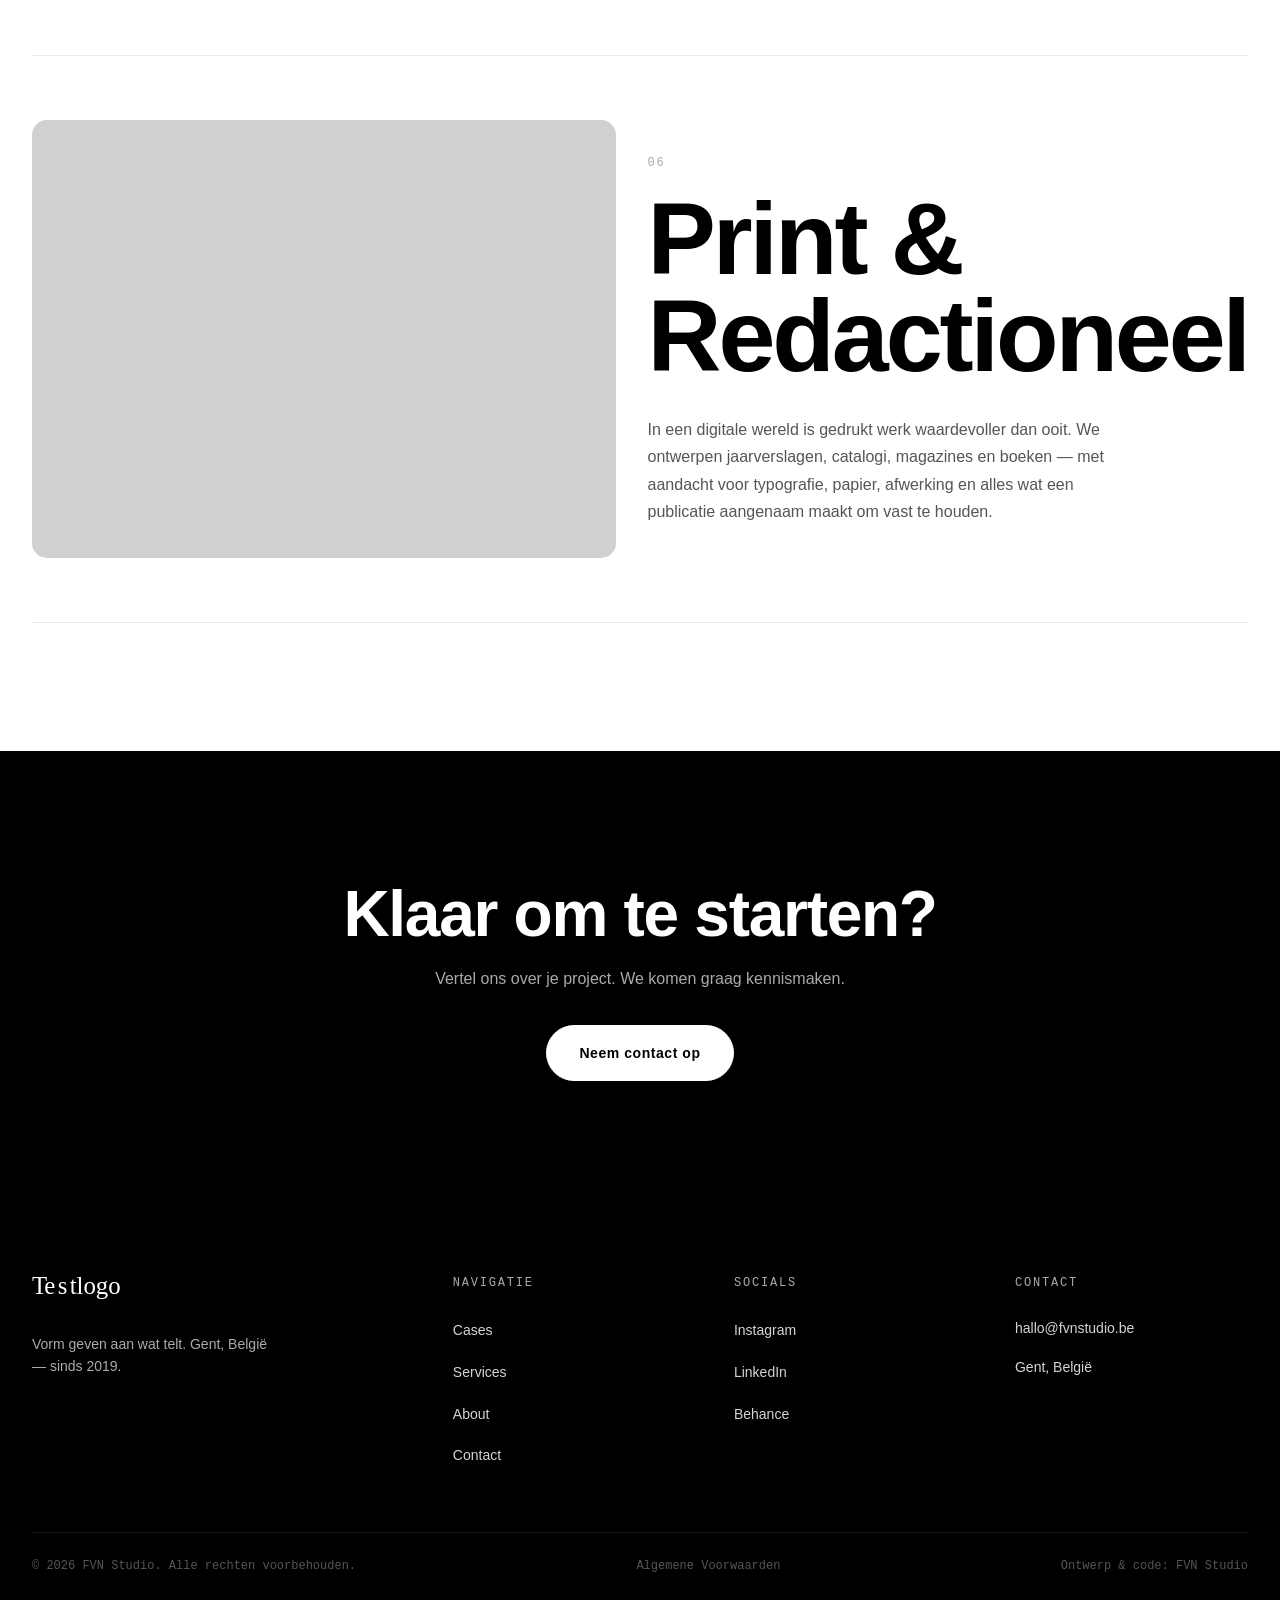
<file: services.html>
<!DOCTYPE html>
<html lang="nl">
<head>
  <meta charset="UTF-8" />
  <meta name="viewport" content="width=device-width, initial-scale=1.0" />
  <meta name="description" content="FVN Studio — Diensten: branding, packaging, web, art direction, motion en print." />
  <title>Services — FVN Studio</title>
  <link rel="stylesheet" href="style.css" />
</head>
<body class="page-services">

  <!-- Navigation -->
  <nav class="nav" id="main-nav" aria-label="Hoofdnavigatie">
    <a href="index.html" class="nav__logo" aria-label="FVN Studio — naar startpagina"><img src="" alt="FVN Studio" class="nav__logo-img nav__logo-img--wit" data-cms-media="globaal.logo_wit" /><img src="" alt="" class="nav__logo-img nav__logo-img--zwart" data-cms-media="globaal.logo_zwart" aria-hidden="true" /></a>

    <ul class="nav__links" id="nav-links" role="list">
      <li><a href="index.html">Home</a></li>
      <li><a href="cases.html">Cases</a></li>
      <li><a href="services.html" class="active">Services</a></li>
      <li><a href="about.html">About</a></li>
      <li><a href="contact.html" class="nav__cta">Contact</a></li>
    </ul>

    <button
      class="nav__toggle"
      id="nav-toggle"
      aria-label="Menu openen"
      aria-expanded="false"
      aria-controls="nav-links"
    >
      <span></span>
      <span></span>
      <span></span>
    </button>
  </nav>

  <main>

    <!-- Services Header -->
    <header class="services-header" aria-labelledby="services-page-title">
      <div class="container">
        <span class="services-header__label">Wat we doen</span>
        <h1 class="services-header__title reveal" id="services-page-title" data-cms="services.titel">
          Creatieve diensten voor merken met ambitie.
        </h1>
      </div>
    </header>

    <!-- Services List -->
    <section class="services-list" aria-label="Overzicht diensten">
      <div class="container" id="services-list">

        <!-- 01 — Branding & Identiteit -->
        <div class="service-item" aria-labelledby="svc-01-title">
          <div class="service-item__text">
            <p class="service-item__number">01</p>
            <h2 class="service-item__name" id="svc-01-title">Branding<br />&amp; Identiteit</h2>
            <p class="service-item__desc">
              Een merk is meer dan een logo. We bouwen visuele systemen die werken
              in elke context — van visitekaartje tot billboard, van social media
              tot verpakking. Van strategie en naming tot het complete visuele verhaal.
            </p>
          </div>
          <div class="service-item__image" aria-hidden="true" data-cms-media="services.dienst_1_beeld">
            <div class="service-item__img-placeholder service-item__img-placeholder--1"></div>
          </div>
        </div>

        <!-- 02 — Packaging Design -->
        <div class="service-item service-item--reversed" aria-labelledby="svc-02-title">
          <div class="service-item__text">
            <p class="service-item__number">02</p>
            <h2 class="service-item__name" id="svc-02-title">Packaging<br />Design</h2>
            <p class="service-item__desc">
              Verpakking is het eerste fysieke contact tussen merk en consument.
              We ontwerpen voor de winkelrekken van morgen: duurzame materialen,
              scherpe typografie, een structuur die vertelt wie je bent nog voor
              iemand de doos opengemaakt heeft.
            </p>
          </div>
          <div class="service-item__image" aria-hidden="true" data-cms-media="services.dienst_2_beeld">
            <div class="service-item__img-placeholder service-item__img-placeholder--2"></div>
          </div>
        </div>

        <!-- 03 — Web & Digital -->
        <div class="service-item" aria-labelledby="svc-03-title">
          <div class="service-item__text">
            <p class="service-item__number">03</p>
            <h2 class="service-item__name" id="svc-03-title">Web<br />&amp; Digital</h2>
            <p class="service-item__desc">
              Websites die presteren en overtuigen. Van concept en UX-architectuur
              tot front-end development: we bouwen digitale ervaringen die snel
              laden, toegankelijk zijn en er over vijf jaar nog goed uitzien.
              Geen frameworks die overmorgen verouderd zijn — enkel degelijk vakmanschap.
            </p>
          </div>
          <div class="service-item__image" aria-hidden="true" data-cms-media="services.dienst_3_beeld">
            <div class="service-item__img-placeholder service-item__img-placeholder--3"></div>
          </div>
        </div>

        <!-- 04 — Art Direction (no image) -->
        <div class="service-item service-item--reversed" aria-labelledby="svc-04-title">
          <div class="service-item__text">
            <p class="service-item__number">04</p>
            <h2 class="service-item__name" id="svc-04-title">Art<br />Direction</h2>
            <p class="service-item__desc">
              Het regisseren van beelden, stemming en sfeer. We verzorgen de visuele
              begeleiding bij fotoshoots, campagnes en publicaties — zodat elk beeld
              klopt met het merkverhaal en de boodschap versterkt in plaats van
              verdunt.
            </p>
          </div>
          <div class="service-item__image" aria-hidden="true" data-cms-media="services.dienst_4_beeld">
            <div class="service-item__img-placeholder service-item__img-placeholder--1"></div>
          </div>
        </div>

        <!-- 05 — Motion & Video -->
        <div class="service-item" aria-labelledby="svc-05-title">
          <div class="service-item__text">
            <p class="service-item__number">05</p>
            <h2 class="service-item__name" id="svc-05-title">Motion<br />&amp; Video</h2>
            <p class="service-item__desc">
              Merkidentiteit in beweging. Van korte social content tot volledige
              merkfilms en animaties: we vertalen de visuele taal van je merk naar
              het bewegende beeld. Subtiel waar subtiel werkt, krachtig waar het moet.
            </p>
          </div>
          <div class="service-item__image" aria-hidden="true" data-cms-media="services.dienst_5_beeld">
            <div class="service-item__img-placeholder service-item__img-placeholder--2"></div>
          </div>
        </div>

        <!-- 06 — Print & Redactioneel -->
        <div class="service-item service-item--reversed" aria-labelledby="svc-06-title">
          <div class="service-item__text">
            <p class="service-item__number">06</p>
            <h2 class="service-item__name" id="svc-06-title">Print &amp;<br />Redactioneel</h2>
            <p class="service-item__desc">
              In een digitale wereld is gedrukt werk waardevoller dan ooit. We ontwerpen
              jaarverslagen, catalogi, magazines en boeken — met aandacht voor
              typografie, papier, afwerking en alles wat een publicatie aangenaam
              maakt om vast te houden.
            </p>
          </div>
          <div class="service-item__image" aria-hidden="true" data-cms-media="services.dienst_6_beeld">
            <div class="service-item__img-placeholder service-item__img-placeholder--3"></div>
          </div>
        </div>

      </div>
    </section>

    <!-- CTA Section -->
    <section class="services-cta" aria-labelledby="services-cta-title">
      <div class="container">
        <h2 class="services-cta__title reveal" id="services-cta-title" data-cms="services.cta_titel">Klaar om te starten?</h2>
        <p class="services-cta__sub reveal" style="transition-delay: 60ms;" data-cms="services.cta_sub">
          Vertel ons over je project. We komen graag kennismaken.
        </p>
        <a href="contact.html" class="btn btn--white reveal" style="transition-delay: 120ms;" data-cms="services.cta_knop">
          Neem contact op
        </a>
      </div>
    </section>

  </main>

  <!-- Shared Footer -->
  <footer class="footer" aria-label="Sitefooter">
    <div class="container">
      <div class="footer__main">

        <div class="footer__brand">
          <a href="index.html" class="footer__logo" aria-label="FVN Studio — naar startpagina"><img src="" alt="FVN Studio" class="footer__logo-img" data-cms-media="globaal.logo_wit" /></a>
          <p class="footer__tagline" data-cms="globaal.footer_tagline">Vorm geven aan wat telt.<br />Gent, België — sinds 2019.</p>
        </div>

        <nav aria-label="Footer navigatie">
          <p class="footer__col-title">Navigatie</p>
          <ul class="footer__nav" role="list">
            <li><a href="cases.html">Cases</a></li>
            <li><a href="services.html">Services</a></li>
            <li><a href="about.html">About</a></li>
            <li><a href="contact.html">Contact</a></li>
          </ul>
        </nav>

        <div class="footer__socials">
          <p class="footer__col-title">Socials</p>
          <ul class="footer__nav" role="list">
            <li><a href="https://www.instagram.com/fvnstudio" data-cms-href="globaal.social_instagram" target="_blank" rel="noopener">Instagram</a></li>
            <li><a href="https://www.linkedin.com/company/fvnstudio" data-cms-href="globaal.social_linkedin" target="_blank" rel="noopener">LinkedIn</a></li>
            <li><a href="https://www.behance.net/fvnstudio" data-cms-href="globaal.social_behance" target="_blank" rel="noopener">Behance</a></li>
          </ul>
        </div>

        <div class="footer__contact">
          <p class="footer__col-title">Contact</p>
          <div class="footer__contact-info">
            <a href="mailto:hallo@fvnstudio.be" data-cms="globaal.footer_email">hallo@fvnstudio.be</a>
            <span data-cms="globaal.footer_locatie">Gent, België</span>
          </div>
        </div>

      </div>

      <div class="footer__bottom">
        <span class="footer__copy" data-cms="globaal.copyright">&copy; 2026 FVN Studio. Alle rechten voorbehouden.</span>
        <a href="algemene-voorwaarden.html" class="footer__copy footer__copy--link">Algemene Voorwaarden</a>
        <span class="footer__copy" data-cms="globaal.footer_credit">Ontwerp &amp; code: FVN Studio</span>
      </div>
    </div>
  </footer>

  <script src="script.js"></script>
  <script src="cms-loader.js"></script>
</body>
</html>
</file>
<file: style.css>
/* ============================================================
   1. Custom Properties
   ============================================================ */
:root {
  --black:     #000000;
  --white:     #ffffff;
  --gray-100:  #f5f5f5;
  --gray-200:  #ebebeb;
  --gray-300:  #d4d4d4;
  --gray-400:  #aaaaaa;
  --gray-600:  #555555;
  --gray-800:  #1a1a1a;

  --font-sans: 'Helvetica Neue', Helvetica, Arial, sans-serif;
  --font-mono: 'Courier New', Courier, monospace;

  --text-xs:   0.75rem;
  --text-sm:   0.875rem;
  --text-base: 1rem;
  --text-md:   1.25rem;
  --text-lg:   1.75rem;
  --text-xl:   2.5rem;
  --text-2xl:  clamp(2rem, 5vw, 4rem);
  --text-3xl:  clamp(3rem, 8vw, 7rem);
  --text-hero: clamp(3.5rem, 10vw, 10rem);

  --sp-2:  0.5rem;
  --sp-4:  1rem;
  --sp-6:  1.5rem;
  --sp-8:  2rem;
  --sp-12: 3rem;
  --sp-16: 4rem;
  --sp-24: 6rem;
  --sp-32: 8rem;

  --max-w:   1440px;
  --nav-h:   72px;
  --ease:    cubic-bezier(0.25, 0.46, 0.45, 0.94);
  --ease-out: cubic-bezier(0.16, 1, 0.3, 1);
  --t-fast:  150ms;
  --t-base:  300ms;
  --t-slow:  600ms;
}

/* ============================================================
   2. Reset
   ============================================================ */
*, *::before, *::after {
  box-sizing: border-box;
  margin: 0;
  padding: 0;
}

html {
  scroll-behavior: smooth;
  font-size: 16px;
}

img, video {
  display: block;
  max-width: 100%;
}

a {
  color: inherit;
  text-decoration: none;
}

ul { list-style: none; }

button {
  font-family: inherit;
  cursor: pointer;
}

/* ============================================================
   3. Base / Typography
   ============================================================ */
body {
  background-color: var(--white);
  color: var(--black);
  font-family: var(--font-sans);
  font-size: var(--text-base);
  line-height: 1.6;
  -webkit-font-smoothing: antialiased;
  overflow-x: hidden;
}

h1, h2, h3, h4, h5, h6 {
  line-height: 1.1;
  letter-spacing: -0.02em;
  font-weight: 700;
}

p {
  line-height: 1.7;
}

/* ============================================================
   4. Utility
   ============================================================ */
.container {
  width: 100%;
  max-width: var(--max-w);
  margin-inline: auto;
  padding-inline: var(--sp-8);
}

.section-label {
  font-family: var(--font-mono);
  font-size: var(--text-xs);
  letter-spacing: 0.15em;
  text-transform: uppercase;
  color: var(--gray-600);
}

.sr-only {
  position: absolute;
  width: 1px;
  height: 1px;
  padding: 0;
  margin: -1px;
  overflow: hidden;
  clip: rect(0, 0, 0, 0);
  white-space: nowrap;
  border-width: 0;
}

/* ============================================================
   5. Navigation
   ============================================================ */
.nav {
  position: fixed;
  top: 0;
  inset-inline: 0;
  z-index: 200;
  height: var(--nav-h);
  display: flex;
  align-items: center;
  justify-content: space-between;
  padding-inline: var(--sp-8);
  background-color: var(--white);
  border-bottom: 1px solid var(--gray-200);
  transition:
    background-color var(--t-base) var(--ease-out),
    border-color var(--t-base) var(--ease-out);
}

/* Transparent variant — homepage only, before scroll */
.nav--transparent {
  background-color: transparent;
  border-bottom-color: transparent;
}

.nav--transparent .nav__logo,
.nav--transparent .nav__links a {
  color: var(--white);
}

.nav--transparent .nav__toggle span {
  background: var(--white);
}

/* Scrolled state (JS adds .scrolled) */
.nav.scrolled {
  background-color: var(--white);
  border-bottom-color: var(--gray-200);
}

.nav.scrolled .nav__logo,
.nav.scrolled .nav__links a {
  color: var(--black);
}

.nav.scrolled .nav__toggle span {
  background: var(--black);
}

.nav__logo {
  display: flex;
  align-items: center;
  flex-shrink: 0;
}

/* PNG logo — swap src="img/logo.png" for your file.
   Height is fixed; width scales automatically.
   On the transparent nav the image shows as-is (assume white logo PNG).
   On the scrolled/white nav add a dark version if needed via JS or CSS filter. */
.nav__logo-img {
  display: block;
  height: 32px;
  width: auto;
  object-fit: contain;
}

/* Logo swap: wit logo op donkere nav, zwart logo op witte nav */
.nav__logo-img--zwart { display: none; }
.nav__logo-img--wit   { display: block; }

.nav.scrolled .nav__logo-img--wit   { display: none; }
.nav.scrolled .nav__logo-img--zwart { display: block; }

.nav__links {
  display: flex;
  gap: var(--sp-8);
  align-items: center;
}

.nav__links a {
  font-size: var(--text-sm);
  font-weight: 500;
  color: var(--black);
  letter-spacing: 0.02em;
  transition: opacity var(--t-fast);
}

.nav__links a:hover {
  opacity: 0.5;
}

.nav__links a.active {
  border-bottom: 1px solid currentColor;
}

/* Contact — primary CTA button in nav */
.nav__links a.nav__cta {
  background: var(--black);
  color: var(--white) !important; /* override .nav.scrolled specificity */
  padding: 7px var(--sp-4);
  border-radius: 999px;
  font-weight: 600;
  border-bottom: none;
  transition: background var(--t-fast), color var(--t-fast);
}

.nav__links a.nav__cta:hover {
  background: var(--gray-800);
  opacity: 1;
}

/* On transparent nav (over video), invert to white pill button */
.nav--transparent .nav__links a.nav__cta {
  background: var(--white);
  color: var(--black) !important;
}

.nav--transparent .nav__links a.nav__cta:hover {
  background: rgba(255, 255, 255, 0.85);
  opacity: 1;
}

/* Active state on contact page — keep pill shape, no underline */
.nav__links a.nav__cta.active {
  border-bottom: none;
}

.nav__toggle {
  display: none;
  flex-direction: column;
  gap: 5px;
  background: none;
  border: none;
  padding: var(--sp-2);
}

.nav__toggle span {
  display: block;
  width: 22px;
  height: 1.5px;
  background: var(--black);
  transition:
    transform var(--t-base) var(--ease-out),
    opacity var(--t-base) var(--ease-out);
}

.nav__toggle.open span:nth-child(1) { transform: translateY(6.5px) rotate(45deg); }
.nav__toggle.open span:nth-child(2) { opacity: 0; }
.nav__toggle.open span:nth-child(3) { transform: translateY(-6.5px) rotate(-45deg); }

/* Mobile nav */
@media (max-width: 768px) {
  .nav__toggle { display: flex; }

  .nav__links {
    position: fixed;
    inset: var(--nav-h) 0 0 0;
    background: var(--white);
    flex-direction: column;
    align-items: center;
    justify-content: center;
    gap: var(--sp-8);
    pointer-events: none;
    opacity: 0;
    transform: translateY(-8px);
    transition:
      opacity var(--t-base) var(--ease-out),
      transform var(--t-base) var(--ease-out);
    z-index: 190;
  }

  .nav__links.open {
    pointer-events: auto;
    opacity: 1;
    transform: translateY(0);
  }

  .nav__links a {
    font-size: var(--text-lg);
    color: var(--black) !important;
  }

  .nav--transparent .nav__links {
    background: var(--black);
  }

  .nav--transparent .nav__links.open a {
    color: var(--white) !important;
  }

  .nav--transparent .nav__links.open a.nav__cta {
    color: var(--black) !important;
  }
}

/* ============================================================
   6. Footer
   ============================================================ */
.footer {
  background-color: var(--black);
  color: var(--white);
  padding-top: var(--sp-16);
  padding-bottom: 0;
}

.footer__main {
  display: grid;
  grid-template-columns: 1.6fr 1fr 1fr 1fr;
  gap: var(--sp-12);
  padding-bottom: var(--sp-16);
  border-bottom: 1px solid rgba(255,255,255,0.1);
}

/* Footer logo — same PNG as navbar, always shown white */
.footer__logo {
  display: inline-block;
  margin-bottom: var(--sp-6);
}

.footer__logo-img {
  display: block;
  height: 28px;
  width: auto;
  object-fit: contain;
}

.footer__tagline {
  font-size: var(--text-sm);
  color: var(--gray-400);
  line-height: 1.6;
  max-width: 240px;
}

.footer__col-title {
  font-family: var(--font-mono);
  font-size: var(--text-xs);
  letter-spacing: 0.15em;
  text-transform: uppercase;
  color: var(--gray-400);
  margin-bottom: var(--sp-6);
}

.footer__nav {
  display: flex;
  flex-direction: column;
  gap: var(--sp-4);
}

.footer__nav a {
  font-size: var(--text-sm);
  color: var(--gray-300);
  transition: color var(--t-fast);
}

.footer__nav a:hover {
  color: var(--white);
}

.footer__contact-info {
  display: flex;
  flex-direction: column;
  gap: var(--sp-4);
}

.footer__contact-info a,
.footer__contact-info span {
  font-size: var(--text-sm);
  color: var(--gray-300);
}

.footer__contact-info a {
  transition: color var(--t-fast);
}

.footer__contact-info a:hover {
  color: var(--white);
}

.footer__bottom {
  padding-block: var(--sp-6);
  display: flex;
  justify-content: space-between;
  align-items: center;
  flex-wrap: wrap;
  gap: var(--sp-4);
}

.footer__copy {
  font-family: var(--font-mono);
  font-size: var(--text-xs);
  color: var(--gray-600);
}

.footer__copy--link {
  text-decoration: none;
  transition: color var(--t-fast);
}

.footer__copy--link:hover {
  color: var(--gray-300);
}

@media (max-width: 900px) {
  .footer__main {
    grid-template-columns: 1fr 1fr;
    gap: var(--sp-10);
  }
}

@media (max-width: 768px) {
  .footer__main {
    grid-template-columns: 1fr;
    gap: var(--sp-10);
  }

  .footer__col-title {
    margin-bottom: var(--sp-4);
    padding-top: var(--sp-2);
  }
}

/* ============================================================
   7. Buttons & Links
   ============================================================ */
.btn {
  display: inline-flex;
  align-items: center;
  justify-content: center;
  gap: var(--sp-2);
  padding: var(--sp-4) var(--sp-8);
  font-size: var(--text-sm);
  font-weight: 600;
  letter-spacing: 0.04em;
  border: 1.5px solid var(--black);
  border-radius: 999px;
  background: var(--black);
  color: var(--white);
  cursor: pointer;
  transition:
    background-color var(--t-fast) var(--ease-out),
    color var(--t-fast) var(--ease-out),
    transform var(--t-fast) var(--ease-out);
}

.btn:hover {
  background: var(--white);
  color: var(--black);
  transform: translateY(-1px);
}

.btn--outline {
  background: transparent;
  color: var(--black);
  border-color: var(--black);
}

.btn--outline:hover {
  background: var(--black);
  color: var(--white);
}

.btn--white {
  background: var(--white);
  color: var(--black);
  border-color: var(--white);
}

.btn--white:hover {
  background: transparent;
  color: var(--white);
}

.btn--full { width: 100%; }

.text-link {
  display: inline-flex;
  align-items: center;
  gap: var(--sp-2);
  font-size: var(--text-sm);
  font-weight: 600;
  letter-spacing: 0.04em;
  border-bottom: 1px solid var(--black);
  padding-bottom: 2px;
  transition: opacity var(--t-fast);
}

.text-link:hover {
  opacity: 0.5;
}

/* ============================================================
   8. Video Hero
   ============================================================ */
.hero-video {
  position: relative;
  width: 100%;
  height: 100vh;
  overflow: hidden;
  background: var(--black);
}

.hero-video::after {
  content: '';
  position: absolute;
  inset: 0;
  background: rgba(0, 0, 0, 0.45);
  z-index: 1;
}

.hero-video__video {
  position: absolute;
  inset: 0;
  width: 100%;
  height: 100%;
  object-fit: cover;
  z-index: 0;
}

.hero-video__label {
  position: absolute;
  top: calc(var(--nav-h) + var(--sp-8));
  left: var(--sp-8);
  z-index: 2;
  font-family: var(--font-mono);
  font-size: var(--text-xs);
  letter-spacing: 0.15em;
  text-transform: uppercase;
  color: rgba(255, 255, 255, 0.6);
}

.hero-video__content {
  position: absolute;
  inset: 0;
  z-index: 2;
  display: flex;
  flex-direction: column;
  align-items: center;
  justify-content: center;
  text-align: center;
  padding-inline: var(--sp-8);
  gap: var(--sp-6);
}

/* Uitlijning varianten */
.hero-video__content--links {
  align-items: flex-start;
  text-align: left;
  padding-inline-start: max(var(--sp-8), calc((100% - var(--max-w)) / 2 + var(--sp-8)));
}
.hero-video__content--rechts {
  align-items: flex-end;
  text-align: right;
  padding-inline-end: max(var(--sp-8), calc((100% - var(--max-w)) / 2 + var(--sp-8)));
}

.hero-video__title {
  font-size: var(--text-hero);
  font-weight: 700;
  color: var(--white);
  letter-spacing: -0.03em;
  line-height: 1.0;
  max-width: 14ch;
}

/* Tekststijlen binnen hero */
.hero-video__content h2 {
  font-size: clamp(2rem, 5vw, 4rem);
  font-weight: 700;
  color: var(--white);
  letter-spacing: -0.03em;
  line-height: 1.05;
  max-width: 18ch;
}
.hero-video__content h3 {
  font-size: clamp(1.5rem, 3.5vw, 2.75rem);
  font-weight: 600;
  color: var(--white);
  letter-spacing: -0.02em;
  line-height: 1.1;
  max-width: 22ch;
}
.hero-video__content p {
  font-size: var(--text-lg);
  color: rgba(255, 255, 255, 0.85);
  max-width: 52ch;
  line-height: 1.6;
}

/* Hero knoppen */
.hero-video__btns {
  display: flex;
  gap: var(--sp-3);
  flex-wrap: wrap;
  justify-content: inherit;
}
.hero-video__btn {
  display: inline-flex;
  align-items: center;
  padding: var(--sp-3) var(--sp-7);
  font-size: var(--text-sm);
  font-weight: 500;
  letter-spacing: 0.02em;
  text-decoration: none;
  border-radius: 2px;
  transition: opacity var(--t-fast);
}
.hero-video__btn:hover { opacity: 0.8; }
.hero-video__btn--primair  { background: var(--white);        color: var(--black); }
.hero-video__btn--secundair { background: var(--black);       color: var(--white); }
.hero-video__btn--outline  { border: 1px solid rgba(255,255,255,0.6); color: var(--white); }

.hero-video__scroll {
  position: absolute;
  bottom: var(--sp-12);
  left: var(--sp-8);
  z-index: 2;
  display: flex;
  align-items: center;
  gap: var(--sp-4);
}

.hero-video__scroll-line {
  display: block;
  width: 60px;
  height: 1px;
  background: rgba(255,255,255,0.3);
  position: relative;
  overflow: hidden;
}

.hero-video__scroll-line::after {
  content: '';
  position: absolute;
  inset: 0;
  background: var(--white);
  animation: scrollSlide 2s var(--ease) infinite;
}

@keyframes scrollSlide {
  0%   { transform: translateX(-100%); }
  50%  { transform: translateX(0); }
  100% { transform: translateX(100%); }
}

.hero-video__scroll-text {
  font-family: var(--font-mono);
  font-size: var(--text-xs);
  letter-spacing: 0.15em;
  text-transform: uppercase;
  color: rgba(255,255,255,0.5);
}

.hero-video__mute {
  position: absolute;
  bottom: var(--sp-12);
  right: var(--sp-8);
  z-index: 2;
  background: none;
  border: 1px solid rgba(255,255,255,0.3);
  color: var(--white);
  width: 44px;
  height: 44px;
  display: flex;
  align-items: center;
  justify-content: center;
  transition: background-color var(--t-fast), border-color var(--t-fast);
  font-size: 16px;
}

.hero-video__mute:hover {
  background: rgba(255,255,255,0.1);
  border-color: rgba(255,255,255,0.6);
}

/* ============================================================
   9. Homepage: Intro
   ============================================================ */
.home-intro {
  padding-block: var(--sp-32);
  background: var(--white);
}

.home-intro__grid {
  display: grid;
  grid-template-columns: 1fr 1fr;
  gap: var(--sp-16);
  align-items: start;
}

.home-intro__heading {
  font-size: var(--text-2xl);
  font-weight: 700;
  line-height: 1.1;
  margin-bottom: var(--sp-8);
}

.home-intro__text p {
  font-size: var(--text-base);
  color: var(--gray-600);
  line-height: 1.7;
  max-width: 480px;
  margin-bottom: var(--sp-4);
}

.home-intro__text p:last-of-type {
  margin-bottom: var(--sp-8);
}

.home-intro__disciplines {
  padding-top: var(--sp-4);
}

.home-intro__disciplines-title {
  font-family: var(--font-mono);
  font-size: var(--text-xs);
  letter-spacing: 0.15em;
  text-transform: uppercase;
  color: var(--gray-400);
  margin-bottom: var(--sp-6);
}

.home-intro__disciplines li {
  font-size: var(--text-md);
  font-weight: 600;
  border-top: 1px solid var(--gray-200);
  padding-block: var(--sp-4);
  letter-spacing: -0.01em;
}

.home-intro__disciplines li:last-child {
  border-bottom: 1px solid var(--gray-200);
}

@media (max-width: 768px) {
  .home-intro__grid {
    grid-template-columns: 1fr;
    gap: var(--sp-12);
  }
}

/* ============================================================
   10. Homepage: Cases
   ============================================================ */
.home-cases {
  padding-top: var(--sp-16);
  padding-bottom: var(--sp-32);
  background: var(--white);
}

.home-cases__header {
  display: flex;
  justify-content: space-between;
  align-items: baseline;
  margin-bottom: var(--sp-8);
}

.home-cases__title {
  font-family: var(--font-mono);
  font-size: var(--text-xs);
  letter-spacing: 0.15em;
  text-transform: uppercase;
  color: var(--gray-600);
}

.home-cases__all {
  font-size: var(--text-sm);
  font-weight: 600;
  letter-spacing: 0.04em;
  transition: opacity var(--t-fast);
}

.home-cases__all:hover {
  opacity: 0.5;
}

/* ---- Stacking scroll effect ----
   .stack-card elements are DIRECT children of .cases-stack.
   Each card is position:sticky at the same top offset, so
   card N+1 literally slides upward over card N as you scroll.
   z-index is determined by DOM order (later = higher). */

.cases-stack {
  /* Horizontal padding creates the visual inset from the viewport edges */
  padding-inline: var(--sp-8);
  position: relative;
}

/* Each card is its own sticky layer — no wrapper divs */
.stack-card {
  display: block;
  position: sticky;
  top: var(--nav-h);
  height: calc(100vh - var(--nav-h));
  background: var(--white);
  text-decoration: none;
  color: inherit;
  cursor: pointer;
  overflow: hidden;
  /* 15px rounded corners (matches the "non-full-width frames" rule) */
  border-radius: 15px;
  /* Scale from slightly above center so it recedes toward the top */
  transform-origin: center 20%;
  will-change: transform, filter, opacity;
  /* Thin shadow gives depth when cards stack */
  box-shadow: 0 2px 24px rgba(0, 0, 0, 0.10);
  /* Stack margin so each card sits slightly lower, revealing the one below */
  margin-bottom: 2px;
}

/* Image fills the entire card — text lives as an overlay */
.stack-card__image {
  width: 100%;
  height: 100%;
  position: relative;
  overflow: hidden;
}

.stack-card__image .home-case__img-inner {
  width: 100%;
  height: 100%;
  transition: transform 0.8s var(--ease-out);
}

.stack-card:hover .stack-card__image .home-case__img-inner {
  transform: scale(1.03);
}

/* Subtle gradient at bottom-left so white text stays legible */
.stack-card__image::after {
  content: '';
  position: absolute;
  inset: 0;
  background: linear-gradient(
    135deg,
    rgba(0, 0, 0, 0.45) 0%,
    transparent 55%
  );
  pointer-events: none;
}

/* Image background colours */
.home-case__img-inner--1 { background: var(--gray-300); }
.home-case__img-inner--2 { background: var(--gray-200); }
.home-case__img-inner--3 { background: #c8c8c8; }
.home-case__img-inner--4 { background: var(--gray-400); }

/* Text overlay — top-left corner, white, subtle */
.stack-card__overlay {
  position: absolute;
  top: var(--sp-8);
  left: var(--sp-8);
  z-index: 2;
  color: var(--white);
  max-width: 380px;
}

.stack-card__type {
  display: block;
  font-family: var(--font-mono);
  font-size: var(--text-xs);
  letter-spacing: 0.15em;
  text-transform: uppercase;
  opacity: 0.7;
  margin-bottom: var(--sp-2);
}

.stack-card__client {
  font-size: clamp(1.6rem, 3.5vw, 3rem);
  font-weight: 700;
  letter-spacing: -0.02em;
  line-height: 1.05;
  margin: 0 0 var(--sp-2);
}

.stack-card__desc {
  font-size: var(--text-sm);
  opacity: 0.75;
  line-height: 1.5;
  margin: 0;
}

/* Mobile: disable sticky stacking, show as plain tall cards */
@media (max-width: 768px) {
  .cases-stack {
    padding-inline: var(--sp-4);
    display: flex;
    flex-direction: column;
    gap: var(--sp-4);
  }
  .stack-card {
    position: static;
    height: 75vw;
    transform: none !important;
    filter: none !important;
    opacity: 1 !important;
  }
}

/* ============================================================
   11. Cases page
   ============================================================ */
.page-cases .page-header {
  padding-top: var(--nav-h);
  padding-bottom: var(--sp-12);
  background: var(--white);
  overflow: hidden;
}

.cases-title-wrap {
  overflow: hidden;
  line-height: 1;
}

.cases-big-title {
  font-size: clamp(5rem, 18vw, 18rem);
  font-weight: 700;
  letter-spacing: -0.04em;
  line-height: 0.9;
  display: flex;
  flex-wrap: nowrap;
  gap: 0;
}

.cases-big-title .letter {
  display: inline-block;
  transform: translateY(110%);
  opacity: 0;
  transition:
    transform var(--t-slow) var(--ease-out),
    opacity var(--t-slow) var(--ease-out);
}

.cases-big-title .letter.visible {
  transform: translateY(0);
  opacity: 1;
}

.cases-subtitle {
  font-size: var(--text-md);
  color: var(--gray-600);
  margin-top: var(--sp-6);
  opacity: 0;
  transform: translateY(10px);
  transition:
    opacity var(--t-slow) var(--ease-out),
    transform var(--t-slow) var(--ease-out);
}

.cases-subtitle.visible {
  opacity: 1;
  transform: translateY(0);
}

.cases-grid-section {
  padding-block: var(--sp-16);
  background: var(--white);
}

/* ---- Filter bar ---- */
.cases-filter {
  display: flex;
  flex-wrap: wrap;
  align-items: center;
  gap: var(--sp-2);
  margin-bottom: var(--sp-12);
}

.filter-btn {
  appearance: none;
  background: none;
  border: 1px solid var(--gray-300);
  border-radius: 999px;
  padding: 6px var(--sp-4);
  font-family: var(--font-mono);
  font-size: var(--text-xs);
  letter-spacing: 0.1em;
  text-transform: uppercase;
  color: var(--gray-600);
  cursor: pointer;
  transition:
    background var(--t-fast),
    border-color var(--t-fast),
    color var(--t-fast);
}

.filter-btn:hover {
  border-color: var(--black);
  color: var(--black);
}

.filter-btn.active {
  background: var(--black);
  border-color: var(--black);
  color: var(--white);
}

/* Cards hidden during filter */
.cases-grid article {
  transition: opacity var(--t-base), transform var(--t-base);
}

.cases-grid article.hidden {
  display: none;
}

/* Extra cases start hidden via the .hidden class set in HTML */

/* Load-more button */
.cases-more {
  text-align: center;
  padding-top: var(--sp-16);
}

.cases-more.hidden {
  display: none;
}

.cases-more-btn {
  /* Inherits the global .btn shape — reuse those properties */
  appearance: none;
  display: inline-flex;
  align-items: center;
  gap: var(--sp-2);
  background: none;
  border: 1.5px solid var(--black);
  border-radius: 999px;
  padding: var(--sp-4) var(--sp-8);   /* same as .btn */
  font-family: var(--font-sans);
  font-size: var(--text-sm);
  font-weight: 600;
  letter-spacing: 0.04em;
  cursor: pointer;
  transition:
    background var(--t-fast) var(--ease-out),
    color var(--t-fast) var(--ease-out),
    transform var(--t-fast) var(--ease-out);
}

.cases-more-btn:hover {
  background: var(--black);
  color: var(--white);
  transform: translateY(-1px);
}

.cases-more-count {
  color: var(--gray-400);
  font-weight: 400;
}

.cases-more-btn:hover .cases-more-count {
  color: var(--gray-600);
}

/* Cases — contact CTA block */
.cases-cta {
  background: var(--black);
  color: var(--white);
  padding-block: var(--sp-32);
  text-align: center;
}

.cases-cta__label {
  font-family: var(--font-mono);
  font-size: var(--text-xs);
  letter-spacing: 0.15em;
  text-transform: uppercase;
  color: var(--gray-600);
  margin-bottom: var(--sp-4);
}

.cases-cta__title {
  font-size: clamp(var(--text-xl), 5vw, var(--text-3xl));
  font-weight: 700;
  letter-spacing: -0.03em;
  line-height: 1;
  margin-bottom: var(--sp-12);
}

.cases-grid {
  display: grid;
  grid-template-columns: 1fr 1fr;
  gap: var(--sp-12) var(--sp-8);
}

.case-card {
  display: block;
  color: inherit;
  text-decoration: none;
  cursor: pointer;
}

.case-card__image {
  width: 100%;
  aspect-ratio: 4 / 3;
  overflow: hidden;
  position: relative;
  margin-bottom: var(--sp-6);
  background: var(--gray-200);
  border-radius: 15px;
}

.case-card__img-inner {
  width: 100%;
  height: 100%;
  transition: transform var(--t-slow) var(--ease-out);
}

.case-card__img-inner--1 { background: var(--gray-200); }
.case-card__img-inner--2 { background: var(--gray-300); }
.case-card__img-inner--3 { background: #d8d8d8; }
.case-card__img-inner--4 { background: var(--gray-400); }
.case-card__img-inner--5 { background: #c0c0c0; }
.case-card__img-inner--6 { background: #e0e0e0; }

.case-card__overlay {
  position: absolute;
  inset: 0;
  background: rgba(0,0,0,0);
  display: flex;
  align-items: center;
  justify-content: center;
  transition: background var(--t-base) var(--ease-out);
}

.case-card__arrow {
  font-size: 2rem;
  color: var(--white);
  opacity: 0;
  transform: translateX(-8px);
  transition:
    opacity var(--t-base) var(--ease-out),
    transform var(--t-base) var(--ease-out);
}

.case-card:hover .case-card__image .case-card__img-inner {
  transform: scale(1.03);
}

.case-card:hover .case-card__overlay {
  background: rgba(0,0,0,0.25);
}

.case-card:hover .case-card__arrow {
  opacity: 1;
  transform: translateX(0);
}

.case-card__client {
  font-size: var(--text-lg);
  font-weight: 700;
  letter-spacing: -0.02em;
  margin-bottom: var(--sp-2);
}

.case-card__desc {
  font-size: var(--text-sm);
  color: var(--gray-600);
  margin-bottom: var(--sp-4);
  line-height: 1.6;
}

.case-card__tags {
  display: flex;
  flex-wrap: wrap;
  gap: var(--sp-2);
}

.tag {
  font-family: var(--font-mono);
  font-size: var(--text-xs);
  letter-spacing: 0.1em;
  text-transform: uppercase;
  padding: 4px 10px;
  border: 1px solid var(--gray-300);
  color: var(--gray-600);
  background: var(--gray-100);
}

@media (max-width: 768px) {
  .cases-grid {
    grid-template-columns: 1fr;
    gap: var(--sp-12);
  }
}

/* ============================================================
   12. Case Detail
   ============================================================ */
.case-hero {
  width: 100%;
  height: 70vh;
  background: var(--gray-800);
  margin-top: var(--nav-h);
}

.case-info {
  padding-block: var(--sp-24);
}

.case-info__grid {
  display: grid;
  grid-template-columns: 1fr 1fr;
  gap: var(--sp-16);
  align-items: start;
}

.case-info__client {
  font-size: var(--text-3xl);
  font-weight: 700;
  letter-spacing: -0.03em;
  line-height: 1.0;
  margin-bottom: var(--sp-6);
}

.case-info__tags {
  display: flex;
  flex-wrap: wrap;
  gap: var(--sp-2);
  margin-bottom: var(--sp-8);
}

.case-info__desc {
  font-size: var(--text-base);
  color: var(--gray-600);
  line-height: 1.7;
  max-width: 480px;
  margin-bottom: var(--sp-8);
}

.case-info__team-title {
  font-family: var(--font-mono);
  font-size: var(--text-xs);
  letter-spacing: 0.15em;
  text-transform: uppercase;
  color: var(--gray-400);
  margin-bottom: var(--sp-4);
}

.case-info__team-list {
  font-size: var(--text-sm);
  color: var(--gray-600);
}

/* Accordion */
.accordion {
  border-top: 1px solid var(--gray-200);
}

.accordion__item {
  border-bottom: 1px solid var(--gray-200);
}

.accordion__trigger {
  display: flex;
  align-items: center;
  justify-content: space-between;
  width: 100%;
  background: none;
  border: none;
  padding-block: var(--sp-6);
  font-size: var(--text-base);
  font-weight: 600;
  letter-spacing: -0.01em;
  text-align: left;
  color: var(--black);
  cursor: pointer;
  transition: opacity var(--t-fast);
}

.accordion__trigger:hover {
  opacity: 0.6;
}

.accordion__chevron {
  width: 20px;
  height: 20px;
  position: relative;
  flex-shrink: 0;
  transition: transform var(--t-base) var(--ease-out);
}

.accordion__chevron::before,
.accordion__chevron::after {
  content: '';
  position: absolute;
  width: 8px;
  height: 1.5px;
  background: var(--black);
  top: 50%;
  transition: transform var(--t-base) var(--ease-out);
}

.accordion__chevron::before {
  left: 2px;
  transform: translateY(-50%) rotate(45deg);
}

.accordion__chevron::after {
  right: 2px;
  transform: translateY(-50%) rotate(-45deg);
}

.accordion__item.open .accordion__chevron::before {
  transform: translateY(-50%) rotate(-45deg);
}

.accordion__item.open .accordion__chevron::after {
  transform: translateY(-50%) rotate(45deg);
}

.accordion__body {
  max-height: 0;
  overflow: hidden;
  transition: max-height 0.4s ease;
}

.accordion__content {
  padding-bottom: var(--sp-6);
  font-size: var(--text-sm);
  color: var(--gray-600);
  line-height: 1.7;
}

@media (max-width: 768px) {
  .case-info__grid {
    grid-template-columns: 1fr;
    gap: var(--sp-12);
  }
}

/* Photo grid */
.case-gallery {
  padding-block: var(--sp-8) var(--sp-24);
}

.case-gallery__item {
  margin-bottom: var(--sp-4);
}

.case-gallery__item[data-layout="full"] .case-gallery__img {
  width: 100%;
  aspect-ratio: 16 / 9;
}

.case-gallery__pair {
  display: grid;
  grid-template-columns: 1fr 1fr;
  gap: var(--sp-4);
  margin-bottom: var(--sp-4);
}

.case-gallery__pair .case-gallery__img {
  aspect-ratio: 4 / 3;
  width: 100%;
}

.case-gallery__img {
  display: block;
  background: var(--gray-200);
  border-radius: 15px;
  overflow: hidden;
}

.case-gallery__img--a { background: var(--gray-200); }
.case-gallery__img--b { background: var(--gray-300); }
.case-gallery__img--c { background: #d8d8d8; }
.case-gallery__img--d { background: var(--gray-400); }
.case-gallery__img--e { background: #c8c8c8; }
.case-gallery__img--f { background: var(--gray-100); }

@media (max-width: 480px) {
  .case-gallery__pair {
    grid-template-columns: 1fr;
  }
}

/* ============================================================
   13. Services page
   ============================================================ */
.services-header {
  padding-top: var(--nav-h);
  padding-bottom: var(--sp-16);
  border-bottom: 1px solid var(--gray-200);
}

.services-header__label {
  font-family: var(--font-mono);
  font-size: var(--text-xs);
  letter-spacing: 0.15em;
  text-transform: uppercase;
  color: var(--gray-400);
  margin-bottom: var(--sp-6);
  display: block;
}

.services-header__title {
  font-size: var(--text-2xl);
  font-weight: 700;
  letter-spacing: -0.02em;
  max-width: 18ch;
}

.services-list {
  padding-bottom: var(--sp-32);
}

.service-item {
  display: grid;
  grid-template-columns: 1fr 1fr;
  gap: var(--sp-8);
  align-items: center;
  border-bottom: 1px solid var(--gray-200);
  padding-block: var(--sp-16);
  /* Clip nothing — children slide in from outside */
  overflow: visible;
}

/* ---- Directional slide-in animation for service items ----
   JS adds .slide-from-left / .slide-from-right to each child,
   then adds .visible when the parent scrolls into view.
   Text and image animate independently so they never overlap. */

.service-item__text,
.service-item__image {
  opacity: 0;
  transition:
    opacity  0.75s var(--ease-out),
    transform 0.75s var(--ease-out);
}

.service-item__text.slide-from-left  { transform: translateX(-56px); }
.service-item__text.slide-from-right { transform: translateX( 56px); }
.service-item__image.slide-from-left  { transform: translateX(-56px); }
.service-item__image.slide-from-right { transform: translateX( 56px); }

/* Image gets a tiny extra delay so text leads the entrance */
.service-item__image {
  transition-delay: 80ms;
}

.service-item__text.visible,
.service-item__image.visible {
  opacity: 1;
  transform: translateX(0);
}

@media (prefers-reduced-motion: reduce) {
  .service-item__text,
  .service-item__image {
    opacity: 1 !important;
    transform: none !important;
    transition: none !important;
  }
}

.service-item--reversed .service-item__text {
  order: 2;
}

.service-item--reversed .service-item__image {
  order: 1;
}

.service-item--no-image {
  grid-template-columns: auto 1fr;
}

.service-item__number {
  font-family: var(--font-mono);
  font-size: var(--text-xs);
  letter-spacing: 0.15em;
  color: var(--gray-400);
  margin-bottom: var(--sp-4);
}

.service-item__name {
  font-size: var(--text-3xl);
  font-weight: 700;
  letter-spacing: -0.03em;
  line-height: 0.95;
  margin-bottom: var(--sp-8);
}

.service-item__desc {
  font-size: var(--text-base);
  color: var(--gray-600);
  line-height: 1.7;
  max-width: 480px;
}

.service-item__image {
  width: 100%;
  aspect-ratio: 4 / 3;
  background: var(--gray-200);
  overflow: hidden;
  border-radius: 15px;
}

.service-item__img-placeholder {
  width: 100%;
  height: 100%;
}

.service-item__img-placeholder--1 { background: var(--gray-200); }
.service-item__img-placeholder--2 { background: var(--gray-300); }
.service-item__img-placeholder--3 { background: #d0d0d0; }

@media (max-width: 768px) {
  .service-item {
    grid-template-columns: 1fr;
  }

  .service-item--reversed .service-item__text { order: 1; }
  .service-item--reversed .service-item__image { order: 2; }
}

.services-cta {
  padding-block: var(--sp-32);
  background: var(--black);
  color: var(--white);
  text-align: center;
}

.services-cta__title {
  font-size: var(--text-2xl);
  font-weight: 700;
  letter-spacing: -0.02em;
  margin-bottom: var(--sp-4);
}

.services-cta__sub {
  font-size: var(--text-base);
  color: var(--gray-400);
  margin-bottom: var(--sp-8);
}

/* ============================================================
   14. About page
   ============================================================ */
.about-opener {
  padding-top: calc(var(--nav-h) + var(--sp-16));
  padding-bottom: var(--sp-24);
  border-bottom: 1px solid var(--gray-200);
}

.about-opener__title {
  font-size: var(--text-3xl);
  font-weight: 700;
  letter-spacing: -0.03em;
  line-height: 1.0;
  max-width: 20ch;
}

.about-body {
  padding-block: var(--sp-24);
  border-bottom: 1px solid var(--gray-200);
}

.about-body__grid {
  display: grid;
  grid-template-columns: 1fr 1.2fr;
  gap: var(--sp-16);
  align-items: start;
}

.about-body__photo {
  width: 100%;
  aspect-ratio: 3 / 4;
  background: var(--gray-300);
  border-radius: 15px;
  overflow: hidden;
}

.about-body__text h2 {
  font-size: var(--text-xl);
  font-weight: 700;
  letter-spacing: -0.02em;
  margin-bottom: var(--sp-8);
}

.about-body__text p {
  font-size: var(--text-base);
  color: var(--gray-600);
  line-height: 1.7;
  margin-bottom: var(--sp-6);
  max-width: 540px;
}

.about-body__text p:last-child {
  margin-bottom: 0;
}

@media (max-width: 768px) {
  .about-body__grid {
    grid-template-columns: 1fr;
  }

  .about-body__photo {
    aspect-ratio: 4 / 3;
  }
}

.about-manifesto {
  padding-block: var(--sp-32);
  background: var(--black);
  color: var(--white);
}

.about-manifesto__inner {
  max-width: 900px;
}

.about-manifesto__label {
  font-family: var(--font-mono);
  font-size: var(--text-xs);
  letter-spacing: 0.15em;
  text-transform: uppercase;
  color: var(--gray-600);
  margin-bottom: var(--sp-8);
  display: block;
}

.about-manifesto__statement {
  font-size: clamp(1.5rem, 4vw, 3.5rem);
  font-weight: 700;
  font-style: italic;
  line-height: 1.2;
  letter-spacing: -0.02em;
  color: var(--white);
  margin-bottom: var(--sp-8);
}

.about-manifesto__lines {
  display: flex;
  flex-direction: column;
  gap: var(--sp-6);
  border-top: 1px solid rgba(255,255,255,0.1);
  padding-top: var(--sp-8);
}

.about-manifesto__line {
  font-size: var(--text-md);
  color: rgba(255,255,255,0.5);
  line-height: 1.5;
}

.about-manifesto__line strong {
  color: var(--white);
  font-weight: 700;
}

/* ============================================================
   15. Contact page
   ============================================================ */
.contact-header {
  padding-top: calc(var(--nav-h) + var(--sp-16));
  padding-bottom: var(--sp-16);
  border-bottom: 1px solid var(--gray-200);
}

.contact-header__title {
  font-size: var(--text-3xl);
  font-weight: 700;
  letter-spacing: -0.03em;
  line-height: 1.0;
  margin-bottom: var(--sp-6);
}

.contact-header__sub {
  font-size: var(--text-md);
  color: var(--gray-600);
  line-height: 1.6;
  max-width: 60ch;
}

.contact-form-section {
  padding-block: var(--sp-24);
}

.contact-form-section__grid {
  display: grid;
  grid-template-columns: 1fr 1.8fr;
  gap: var(--sp-24);
  align-items: start;
}

.contact-form-section__aside-title {
  font-size: var(--text-lg);
  font-weight: 700;
  letter-spacing: -0.02em;
  margin-bottom: var(--sp-6);
}

.contact-form-section__aside p {
  font-size: var(--text-sm);
  color: var(--gray-600);
  line-height: 1.7;
  margin-bottom: var(--sp-4);
}

.contact-form-section__aside-email {
  font-size: var(--text-base);
  font-weight: 600;
  border-bottom: 1px solid var(--black);
  padding-bottom: 2px;
  display: inline-block;
  margin-top: var(--sp-4);
}

/* Contact form */
.contact-form {
  display: flex;
  flex-direction: column;
  gap: var(--sp-6);
}

.contact-form__row {
  display: grid;
  grid-template-columns: 1fr 1fr;
  gap: var(--sp-6);
}

.form-group {
  display: flex;
  flex-direction: column;
  gap: var(--sp-2);
}

.form-label {
  font-family: var(--font-mono);
  font-size: var(--text-xs);
  letter-spacing: 0.1em;
  text-transform: uppercase;
  color: var(--gray-600);
}

.form-label .required-mark {
  color: var(--black);
}

.form-input,
.form-select,
.form-textarea {
  width: 100%;
  background: var(--white);
  border: 1px solid var(--gray-300);
  padding: var(--sp-4);
  font-family: var(--font-sans);
  font-size: var(--text-base);
  color: var(--black);
  outline: none;
  transition:
    border-color var(--t-fast) var(--ease-out),
    box-shadow var(--t-fast) var(--ease-out);
  -webkit-appearance: none;
  appearance: none;
}

.form-input::placeholder,
.form-textarea::placeholder {
  color: var(--gray-400);
}

.form-input:focus,
.form-select:focus,
.form-textarea:focus {
  border-color: var(--black);
  box-shadow: 0 0 0 2px rgba(0,0,0,0.08);
}

.form-input.invalid,
.form-select.invalid,
.form-textarea.invalid {
  border-color: var(--black);
  box-shadow: 0 0 0 2px rgba(0,0,0,0.15);
}

.form-select-wrap {
  position: relative;
}

.form-select-wrap::after {
  content: '';
  position: absolute;
  right: 16px;
  top: 50%;
  transform: translateY(-50%);
  width: 8px;
  height: 8px;
  border-right: 1.5px solid var(--black);
  border-bottom: 1.5px solid var(--black);
  transform: translateY(-65%) rotate(45deg);
  pointer-events: none;
}

.form-textarea {
  resize: vertical;
  min-height: 140px;
  line-height: 1.6;
}

.form-error {
  font-family: var(--font-mono);
  font-size: var(--text-xs);
  color: var(--gray-800);
  min-height: 1em;
}

.form-file-label {
  font-family: var(--font-mono);
  font-size: var(--text-xs);
  letter-spacing: 0.1em;
  text-transform: uppercase;
  color: var(--gray-600);
  display: block;
  margin-bottom: var(--sp-2);
}

.form-file-input {
  width: 100%;
  padding: var(--sp-4);
  border: 1px dashed var(--gray-300);
  background: var(--gray-100);
  font-family: var(--font-sans);
  font-size: var(--text-sm);
  color: var(--gray-600);
  cursor: pointer;
  transition: border-color var(--t-fast);
}

.form-file-input:hover {
  border-color: var(--black);
}

.form-submit {
  margin-top: var(--sp-4);
}

.form-success {
  padding: var(--sp-6) var(--sp-8);
  background: var(--gray-100);
  border-left: 3px solid var(--black);
  font-size: var(--text-sm);
  line-height: 1.6;
  display: none;
}

.form-success.visible {
  display: block;
}

@media (max-width: 768px) {
  .contact-form-section__grid {
    grid-template-columns: 1fr;
    gap: var(--sp-12);
  }

  .contact-form__row {
    grid-template-columns: 1fr;
  }
}

/* ============================================================
   16. Scroll reveal states
   ============================================================ */
.reveal {
  opacity: 0;
  transform: translateY(20px);
  transition:
    opacity var(--t-slow) var(--ease-out),
    transform var(--t-slow) var(--ease-out);
}

.reveal.visible {
  opacity: 1;
  transform: none;
}

/* ============================================================
   17. Animations
   ============================================================ */
@keyframes fadeIn {
  from { opacity: 0; }
  to   { opacity: 1; }
}

@keyframes slideUp {
  from { opacity: 0; transform: translateY(20px); }
  to   { opacity: 1; transform: translateY(0); }
}

/* ============================================================
   18. Responsive (768px, 480px)
   ============================================================ */
@media (max-width: 768px) {
  :root {
    --sp-32: 5rem;
    --sp-24: 4rem;
    --sp-16: 3rem;
  }

  .container {
    padding-inline: var(--sp-6);
  }

  .hero-video__title {
    text-align: center;
  }

  .services-header__title {
    font-size: var(--text-xl);
  }

  .service-item__name {
    font-size: clamp(2.5rem, 8vw, 5rem);
  }

  .about-opener__title {
    font-size: clamp(2rem, 8vw, 5rem);
  }

  .contact-header__title {
    font-size: clamp(2.5rem, 8vw, 5rem);
  }
}

@media (max-width: 480px) {
  :root {
    --sp-24: 3rem;
    --sp-16: 2.5rem;
  }

  .nav {
    padding-inline: var(--sp-4);
  }

  .container {
    padding-inline: var(--sp-4);
  }

  .home-case__client {
    font-size: var(--text-xl);
  }
}

/* ============================================================
   19. Reduced motion
   ============================================================ */
@media (prefers-reduced-motion: reduce) {
  *, *::before, *::after {
    animation-duration: 0.01ms !important;
    transition-duration: 0.01ms !important;
  }

  html {
    scroll-behavior: auto;
  }

  .cases-big-title .letter,
  .reveal,
  .home-case__img-inner,
  .case-card__img-inner {
    transition: none !important;
    animation: none !important;
    opacity: 1 !important;
    transform: none !important;
  }
}

/* ============================================================
   Algemene Voorwaarden page
   ============================================================ */
.av-header {
  padding-top: calc(var(--nav-h) + var(--sp-16));
  padding-bottom: var(--sp-16);
  border-bottom: 1px solid var(--gray-200);
}

.av-header__label {
  font-family: var(--font-mono);
  font-size: var(--text-xs);
  letter-spacing: 0.15em;
  text-transform: uppercase;
  color: var(--gray-400);
  margin-bottom: var(--sp-6);
}

.av-header__title {
  font-size: clamp(var(--text-2xl), 6vw, var(--text-3xl));
  font-weight: 700;
  letter-spacing: -0.03em;
  line-height: 1;
  margin-bottom: var(--sp-6);
}

.av-header__meta {
  font-family: var(--font-mono);
  font-size: var(--text-xs);
  color: var(--gray-400);
}

.av-body {
  padding-block: var(--sp-24);
}

.av-content {
  max-width: 720px;
}

.av-article {
  padding-bottom: var(--sp-12);
  margin-bottom: var(--sp-12);
  border-bottom: 1px solid var(--gray-200);
}

.av-article--last {
  border-bottom: none;
}

.av-article h2 {
  font-size: var(--text-md);
  font-weight: 700;
  letter-spacing: -0.01em;
  margin-bottom: var(--sp-4);
}

.av-article p {
  font-size: var(--text-base);
  color: var(--gray-600);
  line-height: 1.75;
  margin-bottom: var(--sp-4);
}

.av-article p:last-child {
  margin-bottom: 0;
}

.av-article a {
  color: var(--black);
  text-decoration: underline;
  text-underline-offset: 3px;
}

.av-article a:hover {
  color: var(--gray-600);
}

.av-update {
  margin-top: var(--sp-8);
  padding: var(--sp-6);
  background: var(--gray-100);
  border-radius: 8px;
  font-size: var(--text-sm) !important;
}
</file>
